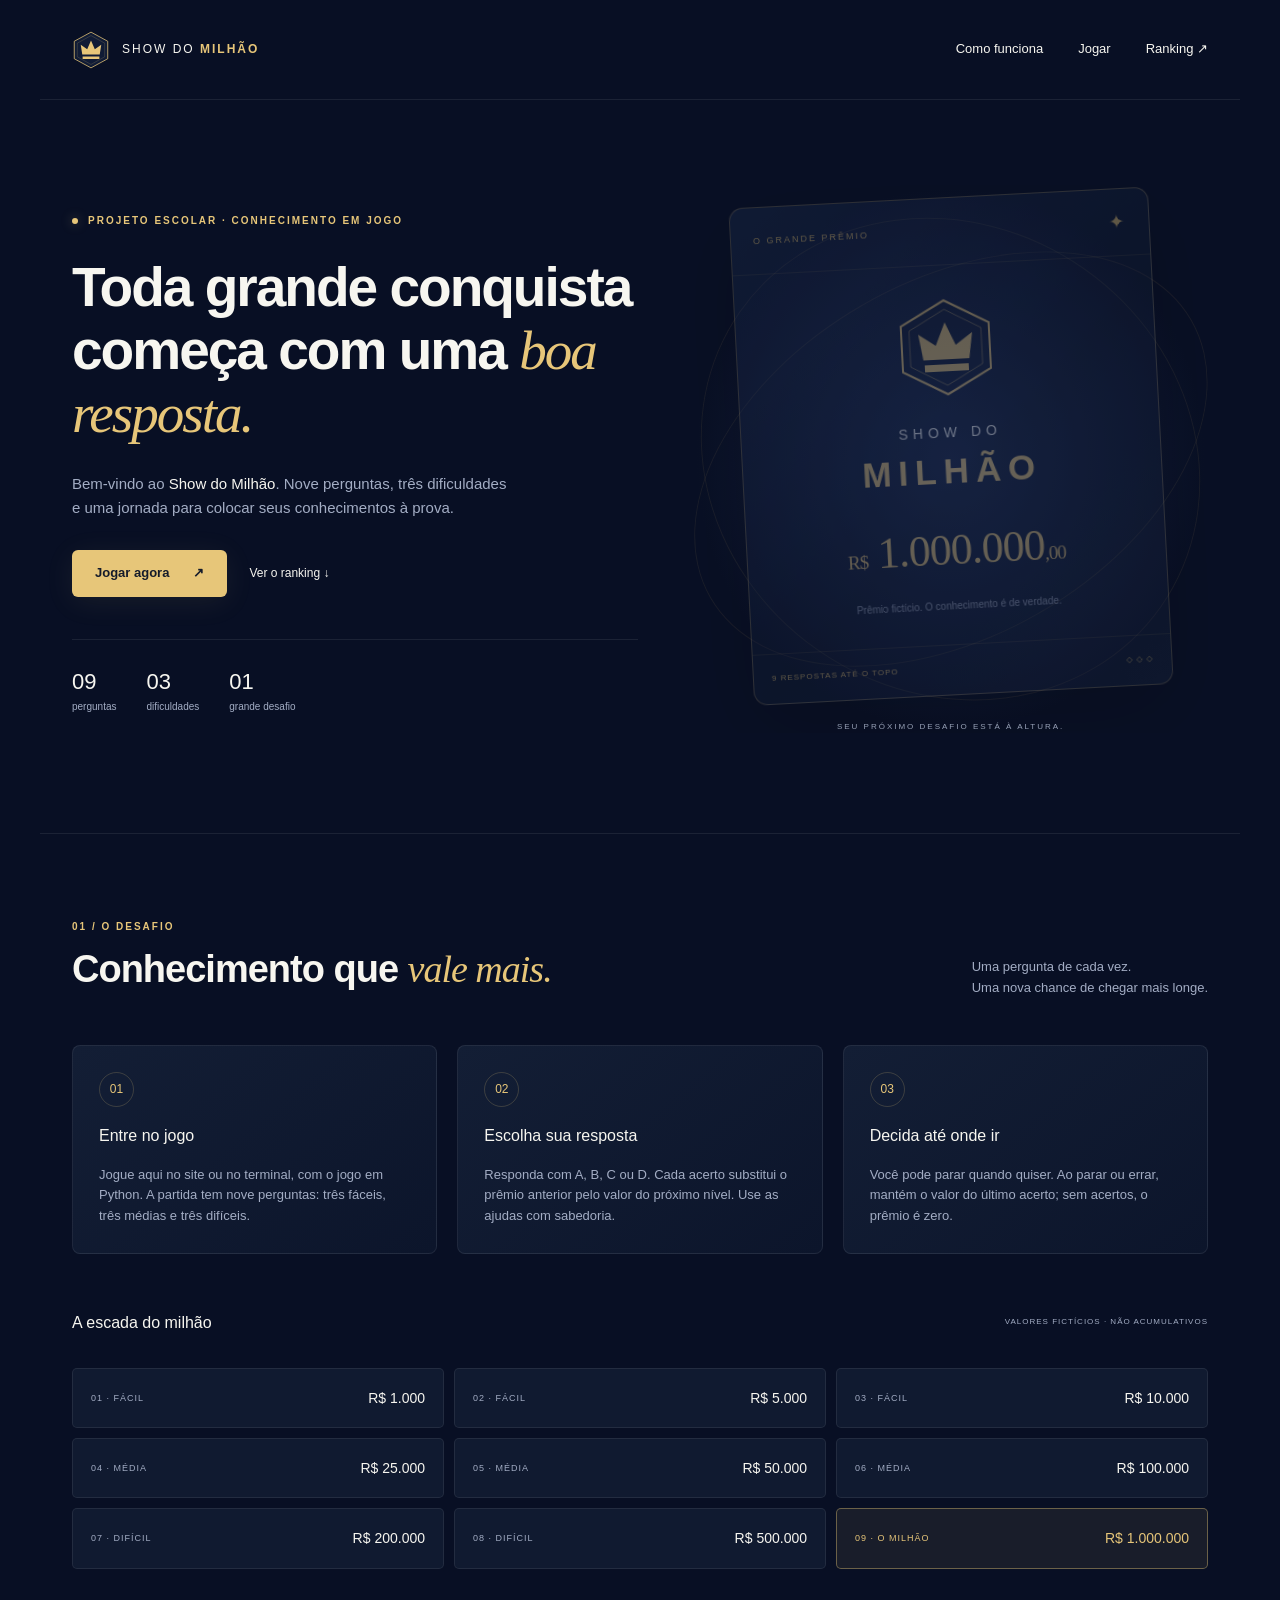
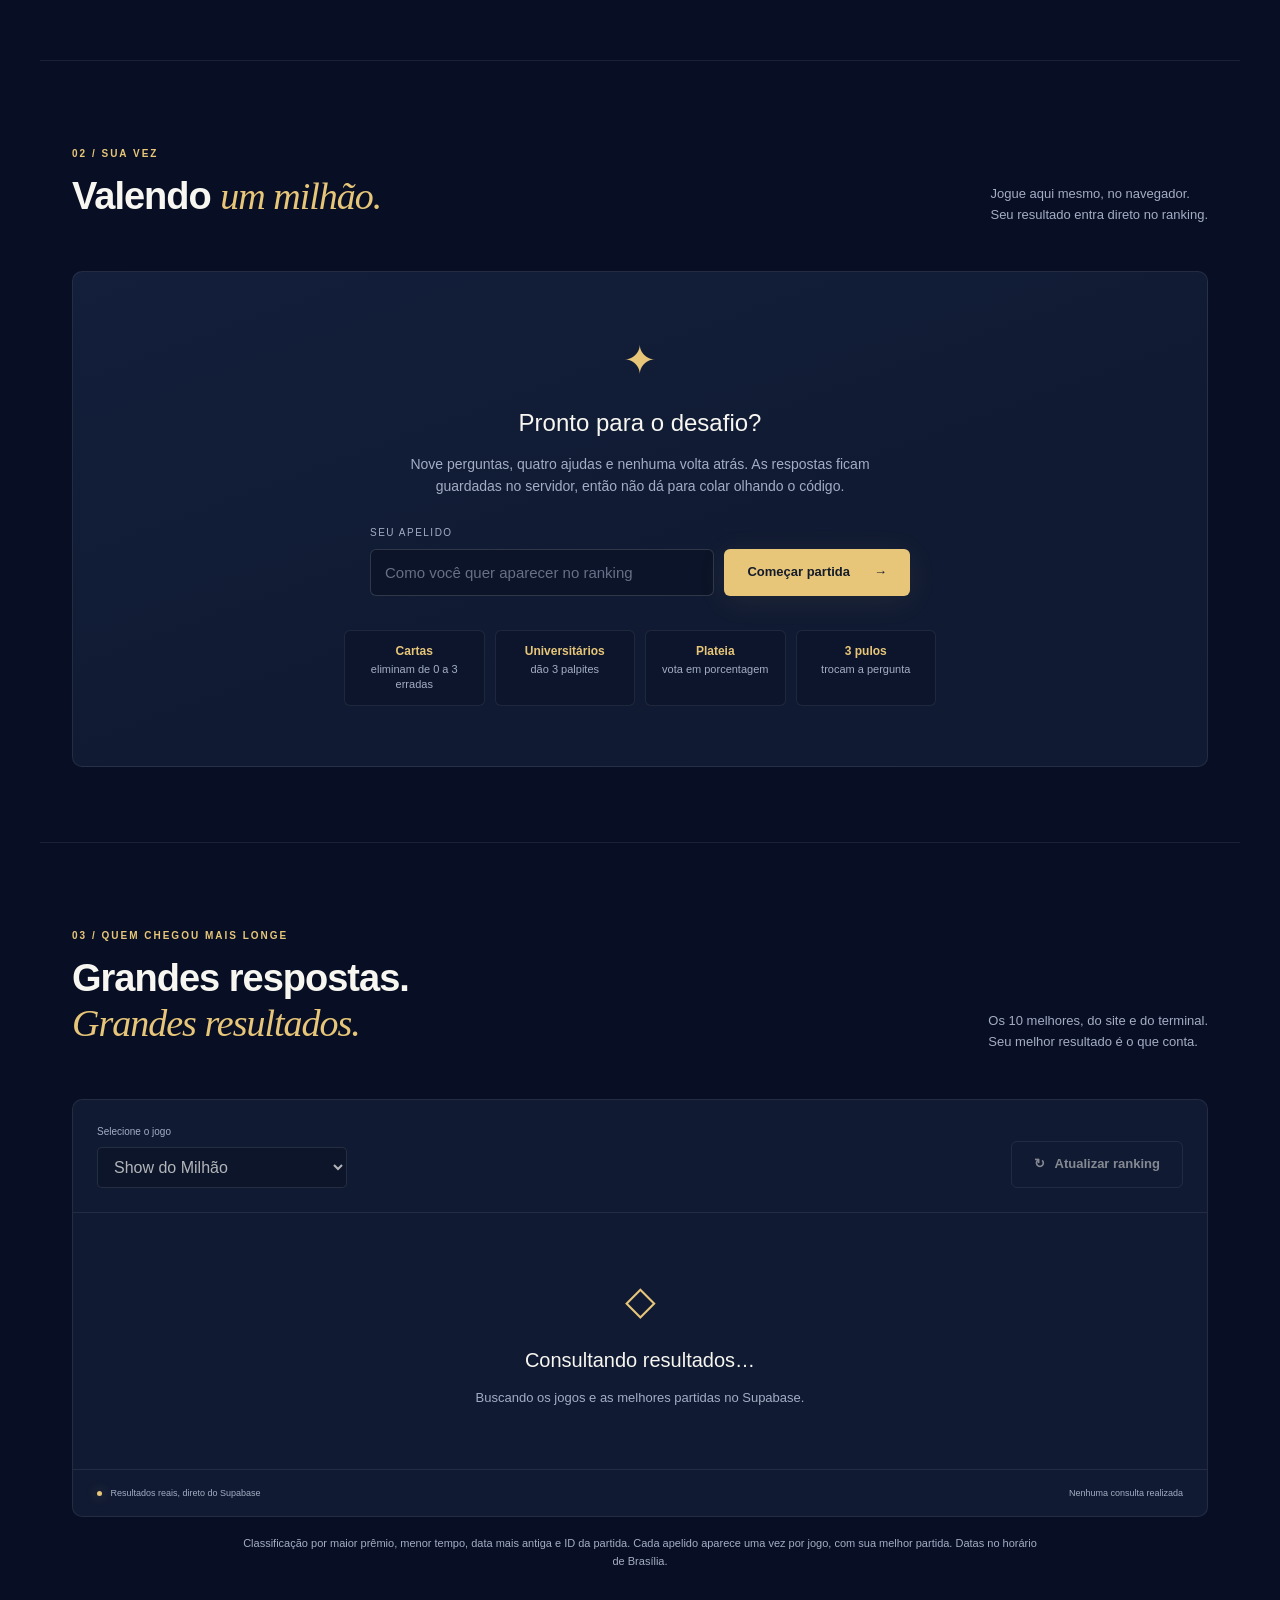
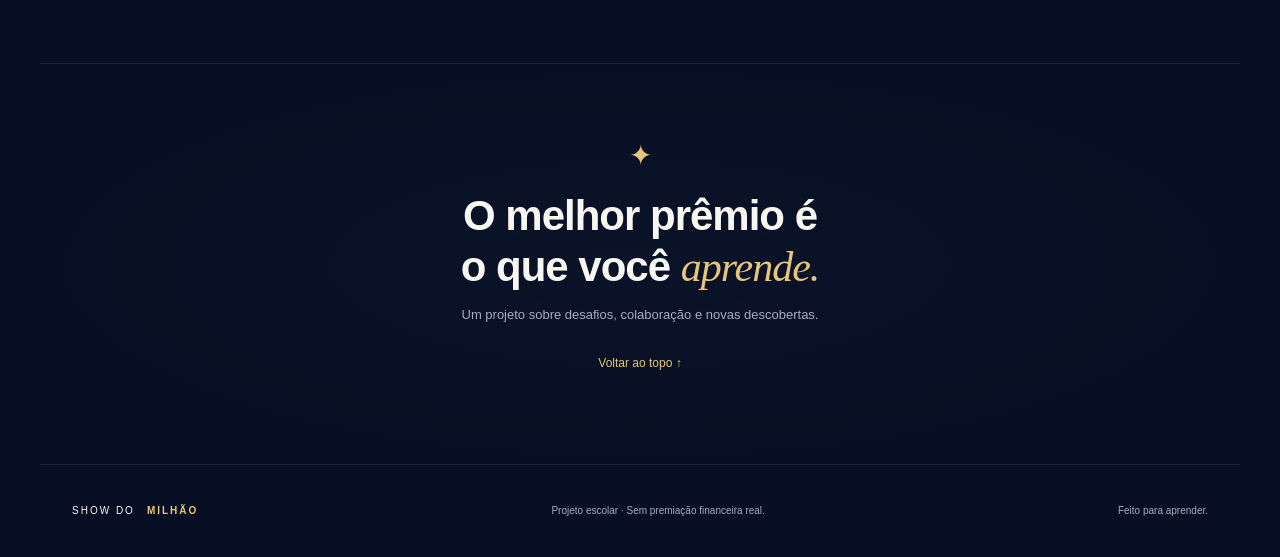
<file: index.html>
<!doctype html>
<html lang="pt-BR">
<head>
  <meta charset="utf-8">
  <meta name="viewport" content="width=device-width, initial-scale=1">
  <meta name="theme-color" content="#080f24">
  <meta http-equiv="refresh" content="0; url=./site/index.html">
  <title>Show do Milhão</title>
  <style>
    :root { color-scheme: dark; }
    body { margin: 0; min-height: 100vh; display: grid; place-items: center; background: #080f24; color: #f7f6f0; font: 1rem/1.6 Arial, sans-serif; }
    main { padding: 2rem; text-align: center; }
    a { color: #e7c679; }
    a:focus-visible { outline: 3px solid #e7c679; outline-offset: 5px; }
  </style>
</head>
<body>
  <main>
    <h1>Show do Milhão</h1>
    <p>Abrindo o site do projeto…</p>
    <p><a href="./site/index.html">Acessar o site</a></p>
  </main>
</body>
</html>
</file>
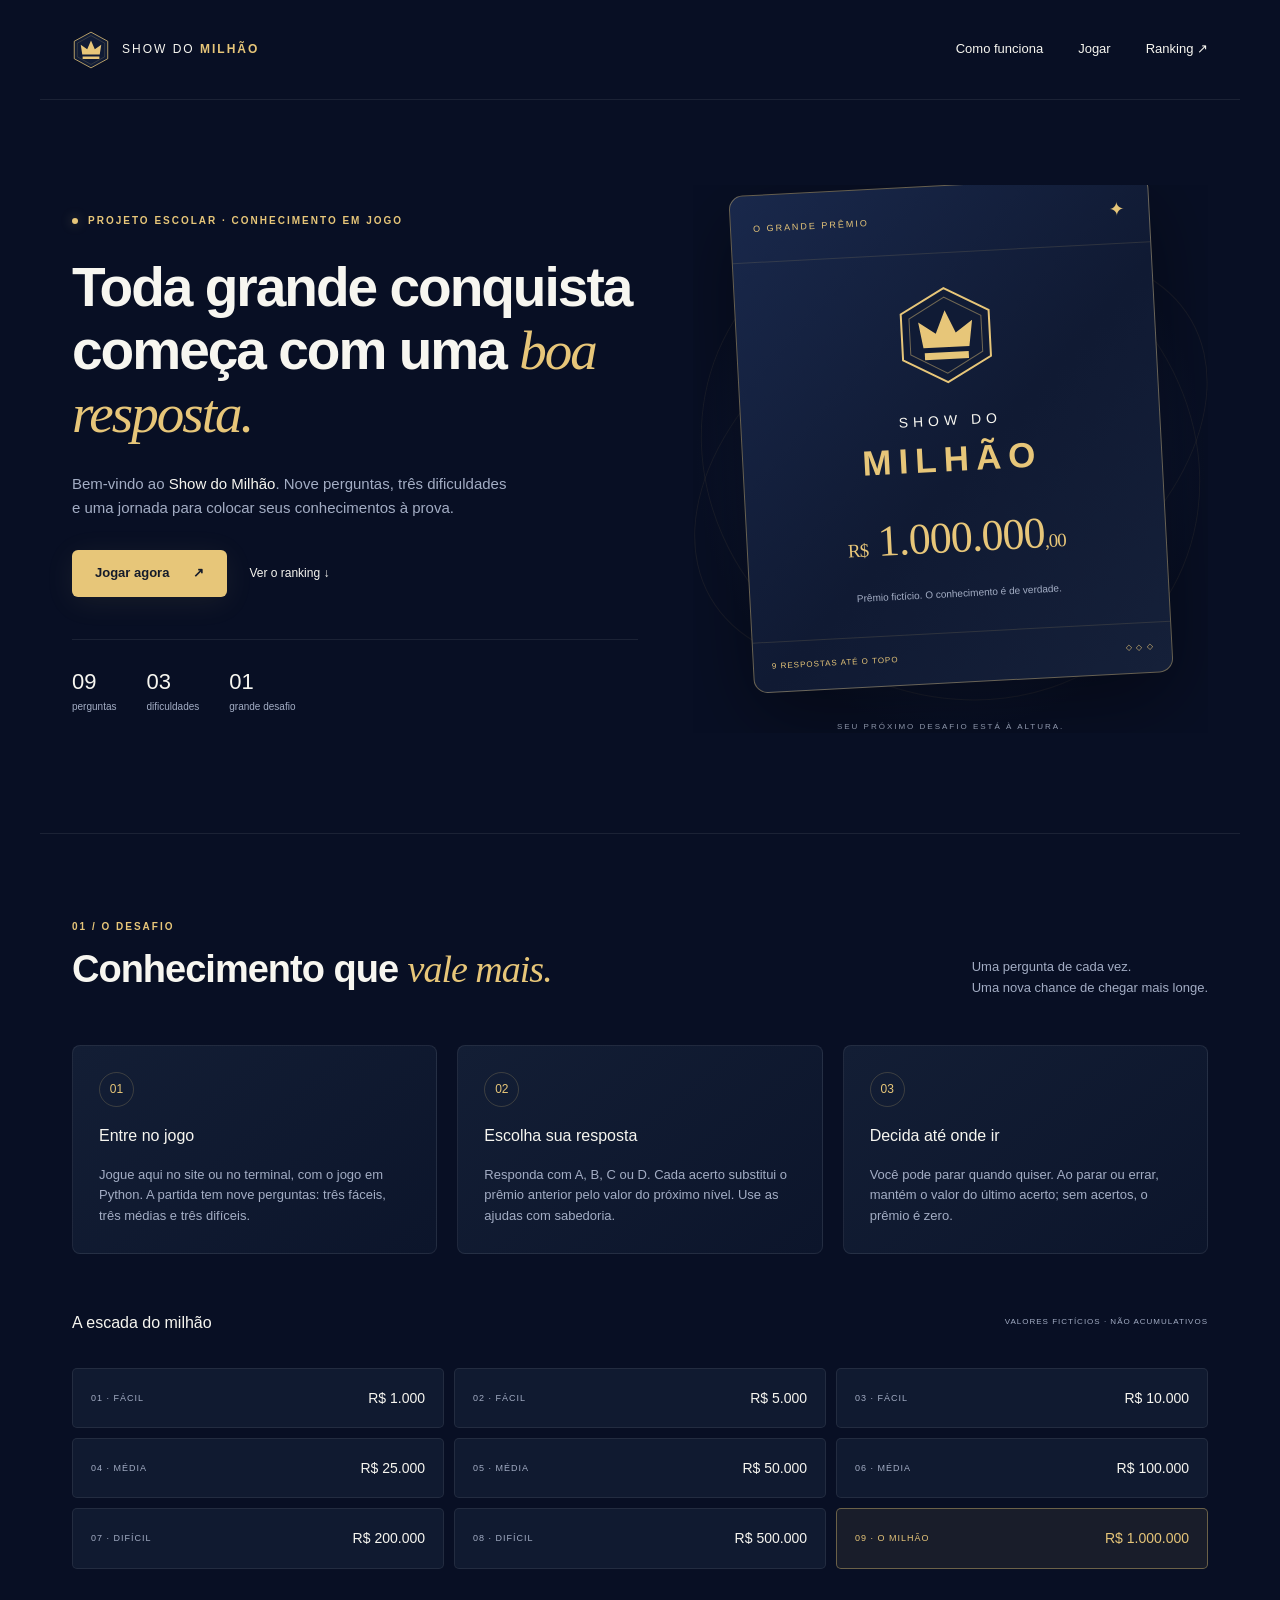
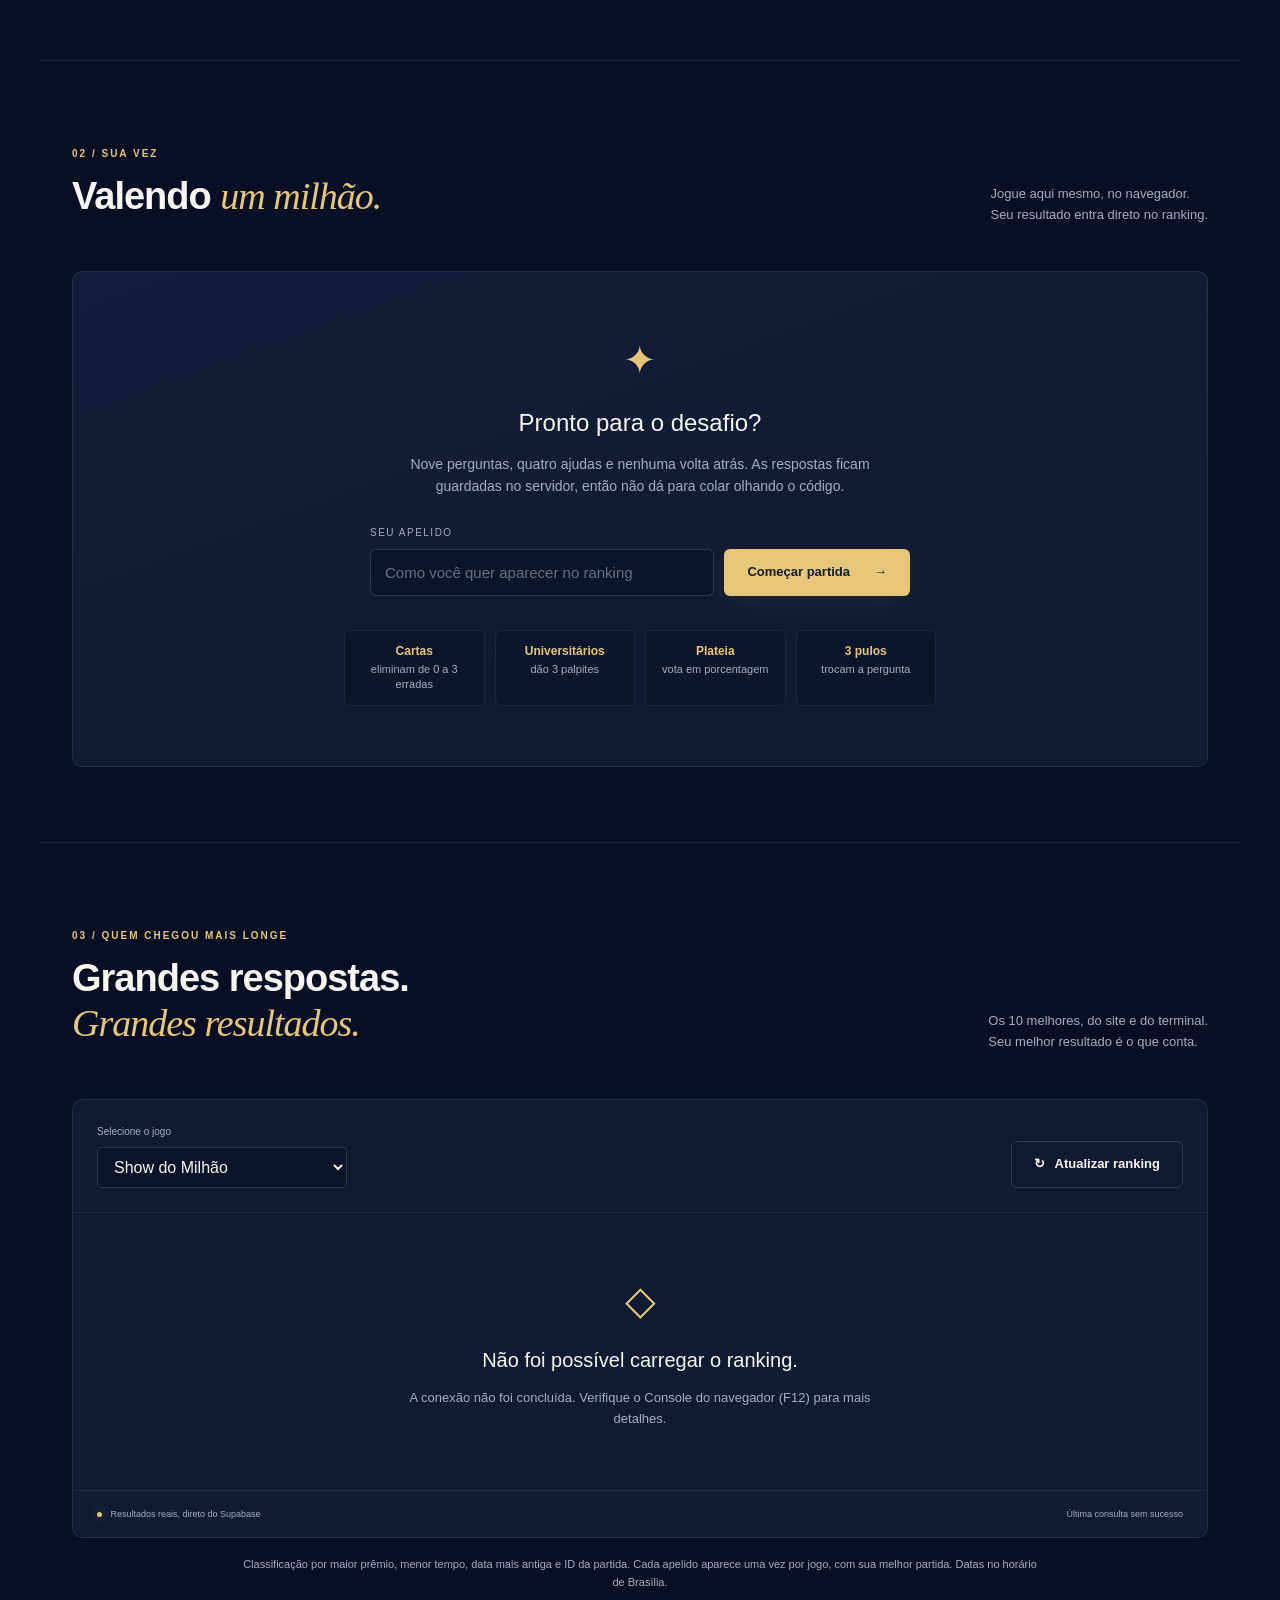
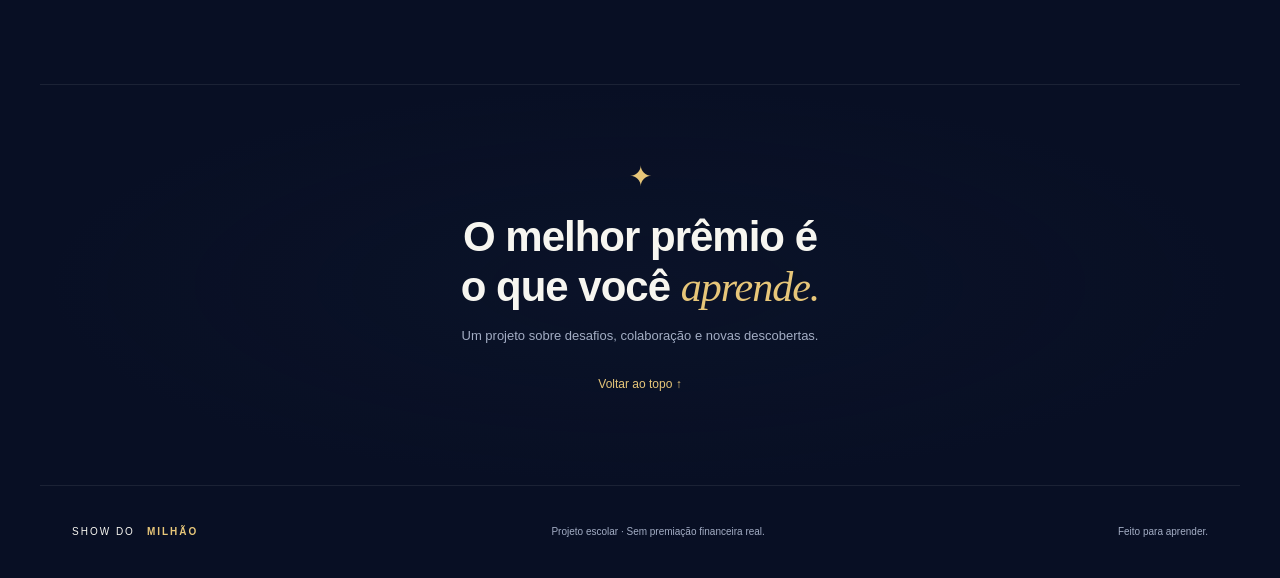
<file: site/index.html>
<!doctype html>
<html lang="pt-BR">
<head>
  <meta charset="utf-8">
  <meta name="viewport" content="width=device-width, initial-scale=1">
  <meta name="theme-color" content="#080f24">
  <meta name="description" content="Conhecimento que vale um milhão. Jogue o Show do Milhão no navegador e veja o ranking dos melhores resultados.">
  <title>Show do Milhão • Conhecimento em jogo</title>
  <link rel="icon" href="assets/emblema.svg" type="image/svg+xml">
  <link rel="stylesheet" href="css/style.css">
  <script defer src="js/supabase.js"></script>
  <script defer src="js/ranking.js"></script>
  <script defer src="js/app.js"></script>
  <script defer src="js/jogo.js"></script>
</head>
<body>
  <a class="skip-link" href="#conteudo">Pular para o conteúdo</a>
  <header class="header"><a class="brand" href="#inicio" aria-label="Show do Milhão, início"><img src="assets/emblema.svg" width="38" height="38" alt=""><span>SHOW DO <strong>MILHÃO</strong></span></a><nav aria-label="Navegação principal"><a href="#como-funciona">Como funciona</a><a href="#jogar">Jogar</a><a href="#ranking">Ranking <span aria-hidden="true">↗</span></a></nav></header>
  <main id="conteudo">
    <section class="hero" id="inicio" aria-labelledby="titulo">
      <div class="hero-copy"><p class="eyebrow"><span class="dot"></span> PROJETO ESCOLAR · CONHECIMENTO EM JOGO</p><h1 id="titulo">Toda grande conquista começa com uma <em>boa resposta.</em></h1><p class="intro">Bem-vindo ao <strong>Show do Milhão</strong>. Nove perguntas, três dificuldades e uma jornada para colocar seus conhecimentos à prova.</p><a class="button primary" href="#jogar">Jogar agora <span aria-hidden="true">↗</span></a><a class="text-link" href="#ranking">Ver o ranking <span aria-hidden="true">↓</span></a><div class="hero-stats"><span><strong>09</strong> perguntas</span><span><strong>03</strong> dificuldades</span><span><strong>01</strong> grande desafio</span></div></div>
      <div class="prize-stage"><div class="orbit orbit-one"></div><div class="orbit orbit-two"></div><div class="prize-card"><div class="card-top"><span>O GRANDE PRÊMIO</span><span aria-hidden="true">✦</span></div><img class="emblem" src="assets/emblema.svg" width="100" height="100" alt=""><p class="show-name">SHOW DO <strong>MILHÃO</strong></p><div class="prize-amount"><span>R$</span> 1.000.000<span>,00</span></div><p class="prize-note">Prêmio fictício. O conhecimento é de verdade.</p><div class="card-bottom"><span>9 RESPOSTAS ATÉ O TOPO</span><span aria-hidden="true">◇ ◇ ◇</span></div></div><span class="stage-caption">SEU PRÓXIMO DESAFIO ESTÁ À ALTURA.</span></div>
    </section>
    <section class="rules section" id="como-funciona" aria-labelledby="regras-titulo"><div class="section-heading"><div><p class="eyebrow">01 / O DESAFIO</p><h2 id="regras-titulo">Conhecimento que <em>vale mais.</em></h2></div><p>Uma pergunta de cada vez.<br>Uma nova chance de chegar mais longe.</p></div>
      <div class="rule-grid"><article><span class="step">01</span><h3>Entre no jogo</h3><p>Jogue aqui no site ou no terminal, com o jogo em Python. A partida tem nove perguntas: três fáceis, três médias e três difíceis.</p></article><article><span class="step">02</span><h3>Escolha sua resposta</h3><p>Responda com A, B, C ou D. Cada acerto substitui o prêmio anterior pelo valor do próximo nível. Use as ajudas com sabedoria.</p></article><article><span class="step">03</span><h3>Decida até onde ir</h3><p>Você pode parar quando quiser. Ao parar ou errar, mantém o valor do último acerto; sem acertos, o prêmio é zero.</p></article></div>
      <div class="ladder-heading"><h3>A escada do milhão</h3><span>VALORES FICTÍCIOS · NÃO ACUMULATIVOS</span></div><ol class="prize-ladder"><li><span>01 · FÁCIL</span><strong>R$ 1.000</strong></li><li><span>02 · FÁCIL</span><strong>R$ 5.000</strong></li><li><span>03 · FÁCIL</span><strong>R$ 10.000</strong></li><li><span>04 · MÉDIA</span><strong>R$ 25.000</strong></li><li><span>05 · MÉDIA</span><strong>R$ 50.000</strong></li><li><span>06 · MÉDIA</span><strong>R$ 100.000</strong></li><li><span>07 · DIFÍCIL</span><strong>R$ 200.000</strong></li><li><span>08 · DIFÍCIL</span><strong>R$ 500.000</strong></li><li class="million"><span>09 · O MILHÃO</span><strong>R$ 1.000.000</strong></li></ol>
    </section>
    <section class="section game-section" id="jogar" aria-labelledby="jogar-titulo"><div class="section-heading"><div><p class="eyebrow">02 / SUA VEZ</p><h2 id="jogar-titulo">Valendo <em>um milhão.</em></h2></div><p>Jogue aqui mesmo, no navegador.<br>Seu resultado entra direto no ranking.</p></div>
      <div class="game-panel" id="jogo" aria-busy="false">
        <form class="game-start" id="jogo-inicio" novalidate>
          <span class="status-icon" aria-hidden="true">✦</span>
          <h3>Pronto para o desafio?</h3>
          <p>Nove perguntas, quatro ajudas e nenhuma volta atrás. As respostas ficam guardadas no servidor, então não dá para colar olhando o código.</p>
          <div class="start-field"><label for="jogo-apelido">Seu apelido</label><div class="start-row"><input id="jogo-apelido" name="apelido" type="text" maxlength="40" autocomplete="nickname" placeholder="Como você quer aparecer no ranking" required><button class="button primary" type="submit">Começar partida <span aria-hidden="true">→</span></button></div></div>
          <ul class="help-list" aria-label="Ajudas disponíveis"><li><strong>Cartas</strong> eliminam de 0 a 3 erradas</li><li><strong>Universitários</strong> dão 3 palpites</li><li><strong>Plateia</strong> vota em porcentagem</li><li><strong>3 pulos</strong> trocam a pergunta</li></ul>
        </form>
        <div class="game-play" id="jogo-partida" hidden>
          <div class="game-hud"><div><span class="hud-label">Pergunta</span><strong id="hud-etapa">1/9</strong><span class="level" id="hud-nivel">FÁCIL</span></div><div><span class="hud-label">Valendo</span><strong class="gold" id="hud-valendo">R$ 1.000</strong></div><div><span class="hud-label">Garantido</span><strong id="hud-garantido">R$ 0</strong></div></div>
          <ol class="game-steps" id="jogo-etapas" aria-hidden="true"></ol>
          <p class="game-player" id="jogo-jogador"></p>
          <h3 class="game-question" id="jogo-enunciado" tabindex="-1"></h3>
          <div class="answers" id="jogo-alternativas" role="group" aria-label="Alternativas"></div>
          <p class="feedback" id="jogo-feedback" role="status" aria-live="polite"></p>
          <div class="help-result" id="jogo-ajuda" tabindex="-1" aria-live="polite" hidden></div>
          <div class="game-actions"><div class="helps" role="group" aria-label="Ajudas"><button class="help" type="button" data-ajuda="cartas" title="Elimina de 0 a 3 alternativas erradas (1 vez)">Cartas</button><button class="help" type="button" data-ajuda="universitarios" title="Três universitários dão palpites (1 vez)">Universitários</button><button class="help" type="button" data-ajuda="plateia" title="A plateia vota em porcentagem (1 vez)">Plateia</button><button class="help" type="button" data-ajuda="pulo" title="Troca a pergunta por outra do mesmo nível">Pular <span class="count" id="jogo-pulos">3</span></button></div><div class="decide"><button class="button secondary" id="jogo-parar" type="button">Parar</button><button class="button primary" id="jogo-confirmar" type="button" disabled>Confirmar resposta</button></div></div>
        </div>
        <div class="game-end" id="jogo-fim" hidden>
          <span class="status-icon end-icon" id="fim-icone" aria-hidden="true">✦</span>
          <p class="eyebrow">FIM DE JOGO</p>
          <h3 id="fim-titulo"></h3>
          <p class="end-text" id="fim-texto"></p>
          <p class="end-prize" id="fim-premio"></p>
          <dl class="end-stats"><div><dt>Acertos</dt><dd id="fim-acertos"></dd></div><div><dt>Tempo</dt><dd id="fim-tempo"></dd></div></dl>
          <div class="end-actions"><button class="button primary" id="jogo-novo" type="button">Jogar de novo</button><a class="button secondary" href="#ranking">Ver ranking <span aria-hidden="true">↓</span></a></div>
        </div>
        <p class="game-alert" id="jogo-erro" role="alert" hidden></p>
      </div>
    </section>
    <section class="section ranking-section" id="ranking" aria-labelledby="ranking-titulo"><div class="section-heading"><div><p class="eyebrow">03 / QUEM CHEGOU MAIS LONGE</p><h2 id="ranking-titulo">Grandes respostas.<br><em>Grandes resultados.</em></h2></div><p>Os 10 melhores, do site e do terminal.<br>Seu melhor resultado é o que conta.</p></div>
      <div class="ranking-panel"><div class="ranking-toolbar"><div class="filter"><label for="jogo-filtro">Selecione o jogo</label><select id="jogo-filtro" disabled><option value="">Aguardando configuração</option></select></div><button class="button secondary" id="atualizar" type="button"><span aria-hidden="true">↻</span> Atualizar ranking</button></div><div id="ranking-status" class="ranking-status" role="status" aria-live="polite"><span class="status-icon" aria-hidden="true">◇</span><h3>O próximo destaque pode ser você.</h3><p>Carregando os melhores resultados do Supabase…</p></div><div id="ranking-table-wrap" class="table-wrap" hidden><table><caption class="sr-only">Os dez melhores jogadores do jogo selecionado</caption><thead><tr><th scope="col">Posição</th><th scope="col">Jogo</th><th scope="col">Apelido</th><th scope="col">Prêmio</th><th scope="col">Tempo</th><th scope="col">Data</th></tr></thead><tbody id="ranking-body"></tbody></table></div><div class="ranking-footnote"><span><span class="dot"></span> Resultados reais, direto do Supabase</span><span id="ranking-updated">Nenhuma consulta realizada</span></div></div><p class="ranking-explanation">Classificação por maior prêmio, menor tempo, data mais antiga e ID da partida. Cada apelido aparece uma vez por jogo, com sua melhor partida. Datas no horário de Brasília.</p>
    </section>
    <section class="closing"><span aria-hidden="true">✦</span><h2>O melhor prêmio é<br>o que você <em>aprende.</em></h2><p>Um projeto sobre desafios, colaboração e novas descobertas.</p><a class="text-link" href="#inicio">Voltar ao topo ↑</a></section>
  </main><footer><a class="brand" href="#inicio">SHOW DO <strong>MILHÃO</strong></a><p>Projeto escolar · Sem premiação financeira real.</p><span>Feito para aprender.</span></footer>
  <noscript><p class="noscript">Ative o JavaScript para jogar e consultar o ranking. As regras continuam disponíveis nesta página.</p></noscript>
</body>
</html>
</file>
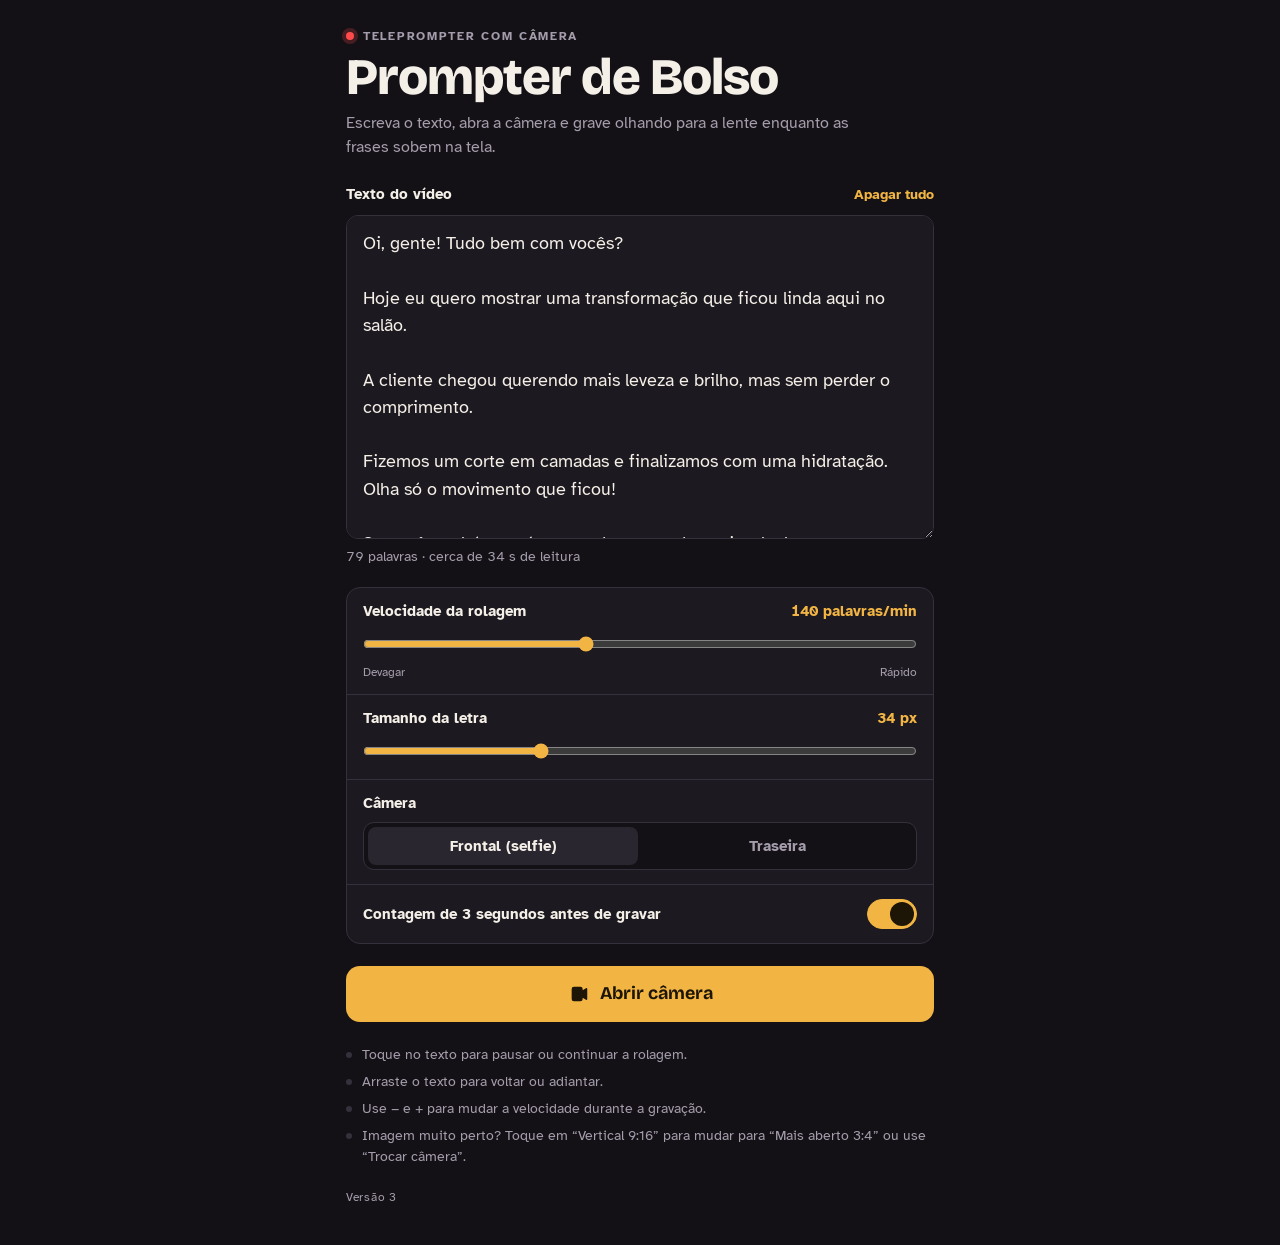
<file: teleprompter/index.html>
<!doctype html>
<html lang="pt-BR">
<head>
<meta charset="utf-8">
<meta name="viewport" content="width=device-width, initial-scale=1, viewport-fit=cover">
<meta name="theme-color" content="#131116">
<title>Prompter de Bolso</title>
<link rel="preconnect" href="https://fonts.googleapis.com">
<link rel="preconnect" href="https://fonts.gstatic.com" crossorigin>
<link rel="stylesheet" href="https://fonts.googleapis.com/css2?family=Atkinson+Hyperlegible:wght@400;700&family=Bricolage+Grotesque:opsz,wght@12..96,600;12..96,800&display=swap">
<style>
/* Layout: one narrow editing column; the studio is a full-bleed camera stage with the script band at the top, next to the front lens */
:root{
  --bg:#131116;
  --surface:#1c1920;
  --surface-2:#2a2630;
  --line:#35313c;
  --fg:#f4efe7;
  --muted:#a59dac;
  --cue:#f2b544;
  --on-cue:#1d1505;
  --rec:#ff4b4b;
  --rec-soft:rgba(255,75,75,.22);
  --stage:#000000;
  --scrim:rgba(14,12,17,.82);
  --chip:rgba(255,255,255,.13);
  --font-display:"Bricolage Grotesque", ui-sans-serif, system-ui, -apple-system, "Segoe UI", Roboto, sans-serif;
  --font-read:"Atkinson Hyperlegible", ui-sans-serif, system-ui, -apple-system, "Segoe UI", Roboto, sans-serif;
  --cue-y:24%;
  --fs:34px;
  color-scheme:dark;
}
*{box-sizing:border-box}
[hidden]{display:none!important}
html,body{height:100%;margin:0}
body{background:var(--bg);color:var(--fg);font-family:var(--font-read);font-size:16px;-webkit-font-smoothing:antialiased;-webkit-tap-highlight-color:transparent}
body.stage-open{overflow:hidden}
button{font-family:inherit}
:focus-visible{outline:2px solid var(--cue);outline-offset:2px}

/* ---------- Editor + result column ---------- */
.column{max-width:620px;margin:0 auto;padding-block:calc(env(safe-area-inset-top,0px) + 28px) calc(env(safe-area-inset-bottom,0px) + 40px);padding-left:max(16px,env(safe-area-inset-left,0px));padding-right:max(16px,env(safe-area-inset-right,0px));display:flex;flex-direction:column;gap:22px}
.head{display:flex;flex-direction:column;gap:8px}
.eyebrow{margin:0;font-size:.76rem;font-weight:700;letter-spacing:.14em;text-transform:uppercase;color:var(--muted);display:flex;align-items:center;gap:9px}
.tally{width:8px;height:8px;border-radius:50%;background:var(--rec);box-shadow:0 0 0 4px var(--rec-soft)}
h1{margin:0;font-family:var(--font-display);font-weight:800;font-size:clamp(2.2rem,9vw,3.2rem);line-height:1;letter-spacing:-.02em;text-wrap:balance}
.lede{margin:0;color:var(--muted);line-height:1.5;max-width:52ch}
.block{display:flex;flex-direction:column;gap:8px}
.label-row{display:flex;justify-content:space-between;align-items:baseline;gap:12px}
label,.label{font-weight:700;font-size:.95rem}
output{font-variant-numeric:tabular-nums;color:var(--cue);font-weight:700;font-size:.95rem;white-space:nowrap}
textarea{width:100%;min-height:36vh;resize:vertical;background:var(--surface);color:var(--fg);border:1px solid var(--line);border-radius:12px;padding:14px 16px;font:400 1.1rem/1.55 var(--font-read)}
textarea:focus{outline:2px solid var(--cue);outline-offset:1px;border-color:transparent}
.estimate{margin:0;color:var(--muted);font-size:.9rem;font-variant-numeric:tabular-nums}
.settings{background:var(--surface);border:1px solid var(--line);border-radius:14px;display:flex;flex-direction:column}
.field{padding:14px 16px;display:flex;flex-direction:column;gap:10px}
.field + .field{border-top:1px solid var(--line)}
input[type=range]{width:100%;accent-color:var(--cue);height:28px;margin:0}
.scale{display:flex;justify-content:space-between;font-size:.78rem;color:var(--muted);margin-top:-4px}
.switch-row{flex-direction:row;align-items:center;justify-content:space-between;gap:16px}
.switch{appearance:none;-webkit-appearance:none;width:50px;height:30px;border-radius:999px;background:var(--surface-2);border:1px solid var(--line);position:relative;flex:none;cursor:pointer;transition:background .2s;margin:0}
.switch::after{content:"";position:absolute;top:2px;left:2px;width:24px;height:24px;border-radius:50%;background:var(--fg);transition:transform .2s}
.switch:checked{background:var(--cue);border-color:var(--cue)}
.switch:checked::after{transform:translateX(20px);background:var(--on-cue)}
.seg{display:grid;grid-template-columns:1fr 1fr;gap:4px;background:var(--bg);border:1px solid var(--line);border-radius:11px;padding:4px;position:relative}
.seg input{position:absolute;opacity:0;pointer-events:none}
.seg label{text-align:center;padding:10px 8px;border-radius:8px;color:var(--muted);font-size:.92rem;cursor:pointer}
.seg input:checked + label{background:var(--surface-2);color:var(--fg)}
.seg input:focus-visible + label{outline:2px solid var(--cue)}
.primary{display:flex;align-items:center;justify-content:center;gap:10px;width:100%;border:0;border-radius:14px;padding:17px 20px;background:var(--cue);color:var(--on-cue);font:700 1.12rem/1 var(--font-display);cursor:pointer;text-decoration:none}
.primary:active{transform:translateY(1px)}
.primary svg{width:22px;height:22px;flex:none}
.link{background:none;border:0;color:var(--cue);font-weight:700;font-size:.9rem;padding:4px 0;cursor:pointer}
.tips{margin:0;padding:0;list-style:none;display:flex;flex-direction:column;gap:6px;color:var(--muted);font-size:.9rem;line-height:1.45}
.tips li{padding-left:16px;position:relative}
.tips li::before{content:"";position:absolute;left:0;top:.55em;width:6px;height:6px;border-radius:50%;background:var(--line)}
.btn{border:1px solid var(--line);background:var(--surface-2);color:var(--fg);border-radius:12px;padding:14px 12px;font-weight:700;font-size:.95rem;line-height:1.1;cursor:pointer;text-align:center;text-decoration:none;display:flex;align-items:center;justify-content:center}
.pair{display:grid;grid-template-columns:1fr 1fr;gap:10px}
.playback{width:100%;max-height:62vh;background:var(--stage);border-radius:14px;display:block}
.note{margin:0;color:var(--muted);font-size:.88rem;line-height:1.45}
.center{align-self:center}

/* ---------- Studio ---------- */
.studio{position:fixed;inset:0;background:var(--stage);overflow:hidden;color:var(--fg)}
#cam{position:absolute;inset:0;width:100%;height:100%;object-fit:contain;background:var(--stage)}
#cam.fill{object-fit:cover}
#cam.mirror{transform:scaleX(-1)}
.frame-row{display:flex;align-items:center;justify-content:space-between;gap:8px}
.version{margin:0;color:var(--muted);font-size:.78rem;letter-spacing:.06em}
.pill svg{width:16px;height:16px;flex:none}
.pill.has-icon{display:inline-flex;align-items:center;gap:7px}
.toast{position:absolute;left:50%;top:52%;transform:translate(-50%,-50%);margin:0;max-width:calc(100% - 48px);width:max-content;text-align:center;background:var(--scrim);border:1px solid var(--line);font-size:.92rem;font-weight:700;line-height:1.35;padding:10px 14px;border-radius:12px;pointer-events:none}
.text-only .frame-row{display:none}
.prompter{position:absolute;left:0;right:0;top:0;height:46%;padding-top:env(safe-area-inset-top,0px);background:linear-gradient(to bottom,var(--scrim) 0%,var(--scrim) 68%,transparent 100%)}
.viewport{position:relative;height:100%;overflow:hidden;touch-action:none;cursor:grab;user-select:none;-webkit-user-select:none;-webkit-mask-image:linear-gradient(to bottom,transparent 0,#000 11%,#000 80%,transparent 100%);mask-image:linear-gradient(to bottom,transparent 0,#000 11%,#000 80%,transparent 100%)}
.viewport:focus-visible{outline:none}
.script-text{position:absolute;top:var(--cue-y);left:max(30px,calc(env(safe-area-inset-left,0px) + 18px));right:max(30px,calc(env(safe-area-inset-right,0px) + 18px));font-family:var(--font-read);font-weight:700;font-size:var(--fs);line-height:1.35;text-shadow:0 1px 3px rgba(0,0,0,.7);display:flex;flex-direction:column;gap:.55em;will-change:transform}
.script-text p{margin:0;overflow-wrap:anywhere}
.cue{position:absolute;top:calc(var(--cue-y) + var(--fs) * .675 - 9px);width:0;height:0;border-top:9px solid transparent;border-bottom:9px solid transparent;pointer-events:none}
.cue-l{left:max(8px,env(safe-area-inset-left,0px));border-left:12px solid var(--cue)}
.cue-r{right:max(8px,env(safe-area-inset-right,0px));border-right:12px solid var(--cue)}
.chip{position:absolute;left:50%;bottom:10px;transform:translateX(-50%);margin:0;max-width:calc(100% - 32px);width:max-content;text-align:center;background:var(--chip);font-size:.82rem;font-weight:700;padding:7px 12px;border-radius:999px;pointer-events:none;-webkit-backdrop-filter:blur(8px);backdrop-filter:blur(8px)}
.nocam{position:absolute;left:max(16px,env(safe-area-inset-left,0px));right:max(16px,env(safe-area-inset-right,0px));top:47%;max-width:460px;margin:0 auto;background:var(--surface);border:1px solid var(--line);border-radius:14px;padding:16px;display:flex;flex-direction:column;gap:12px}
.nocam p{margin:0;line-height:1.45}
.nocam-actions{display:grid;grid-template-columns:1fr 1fr;gap:8px}
.countdown{position:absolute;inset:0;display:grid;place-items:center;font-family:var(--font-display);font-weight:800;font-size:clamp(7rem,40vw,12rem);text-shadow:0 4px 30px rgba(0,0,0,.55);pointer-events:none}
.countdown.pop{animation:pop .9s ease-out}
@keyframes pop{from{transform:scale(1.35);opacity:0}25%{opacity:1}to{transform:scale(1);opacity:.85}}
.controls{position:absolute;left:0;right:0;bottom:0;padding-top:30px;padding-bottom:calc(18px + env(safe-area-inset-bottom,0px));padding-left:max(16px,env(safe-area-inset-left,0px));padding-right:max(16px,env(safe-area-inset-right,0px));background:linear-gradient(to top,var(--scrim) 0%,var(--scrim) 58%,transparent 100%);display:flex;flex-direction:column;gap:14px}
.row{display:grid;grid-template-columns:minmax(0,1fr) auto minmax(0,1fr);align-items:center;gap:8px}
.row > :first-child{justify-self:start}
.row > :last-child{justify-self:end}
.pill{border:0;border-radius:999px;background:var(--chip);color:var(--fg);font-weight:700;font-size:.88rem;line-height:1;padding:10px 14px;cursor:pointer;white-space:nowrap;-webkit-backdrop-filter:blur(8px);backdrop-filter:blur(8px)}
.timer{display:inline-flex;align-items:center;gap:8px;background:var(--chip);border-radius:999px;padding:8px 13px;font-family:var(--font-display);font-weight:600;font-size:1rem;font-variant-numeric:tabular-nums}
.dot{width:9px;height:9px;border-radius:50%;background:var(--muted)}
.is-recording .timer{background:var(--rec-soft)}
.is-recording .dot{background:var(--rec);animation:blink 1s steps(2,start) infinite}
@keyframes blink{to{visibility:hidden}}
.speed{display:flex;align-items:center;gap:4px}
.round{width:36px;height:36px;border-radius:50%;border:0;background:var(--chip);color:var(--fg);font-weight:700;font-size:1.3rem;line-height:1;cursor:pointer;display:grid;place-items:center;padding:0}
.speed-val{display:flex;flex-direction:column;align-items:center;min-width:38px}
.speed-val b{font-family:var(--font-display);font-size:1.12rem;font-variant-numeric:tabular-nums}
.speed-val small{font-size:.62rem;color:var(--muted);letter-spacing:.03em}
.rec{width:78px;height:78px;border-radius:50%;border:4px solid var(--fg);background:transparent;display:grid;place-items:center;padding:0;cursor:pointer}
.rec:disabled{opacity:.35;cursor:default}
.rec-dot{width:58px;height:58px;border-radius:50%;background:var(--rec);transition:width .2s,height .2s,border-radius .2s}
.is-recording .rec-dot{width:28px;height:28px;border-radius:7px}
.rec svg{display:none;width:34px;height:34px;fill:var(--cue)}
.is-recording #back,.is-recording #flip,.is-arming #back,.is-arming #flip{visibility:hidden}
.text-only #cam{display:none}
.text-only #flip{visibility:hidden}
.text-only .prompter{height:72%}
.text-only .rec{border-color:var(--cue)}
.text-only .rec-dot{display:none}
.text-only .rec .ico-play{display:block}
.text-only.is-rolling .rec .ico-play{display:none}
.text-only.is-rolling .rec .ico-pause{display:block}
@media (max-width:359px){
  .rec{width:66px;height:66px}.rec-dot{width:48px;height:48px}
  .round{width:32px;height:32px}.pill{padding:9px 11px;font-size:.82rem}
}
@media (prefers-reduced-motion:reduce){
  .countdown.pop{animation:none}
  .is-recording .dot{animation:none}
  .rec-dot,.switch,.switch::after{transition:none}
}
</style>
</head>
<body>

<main id="editor" class="column">
  <header class="head">
    <p class="eyebrow"><span class="tally" aria-hidden="true"></span>Teleprompter com câmera</p>
    <h1>Prompter de Bolso</h1>
    <p class="lede">Escreva o texto, abra a câmera e grave olhando para a lente enquanto as frases sobem na tela.</p>
  </header>

  <section class="block">
    <div class="label-row">
      <label for="script">Texto do vídeo</label>
      <button id="clear" class="link" type="button">Apagar tudo</button>
    </div>
    <textarea id="script" spellcheck="true" placeholder="Cole ou escreva aqui o que você vai falar no vídeo.">Oi, gente! Tudo bem com vocês?

Hoje eu quero mostrar uma transformação que ficou linda aqui no salão.

A cliente chegou querendo mais leveza e brilho, mas sem perder o comprimento.

Fizemos um corte em camadas e finalizamos com uma hidratação. Olha só o movimento que ficou!

Se você também está pensando em mudar o visual, chama a gente no direct e agenda o seu horário.

E me conta aqui nos comentários: você teria coragem de fazer essa mudança?</textarea>
    <p id="estimate" class="estimate"></p>
  </section>

  <section class="settings" aria-label="Ajustes">
    <div class="field">
      <div class="label-row">
        <label for="wpm">Velocidade da rolagem</label>
        <output id="wpmOut" for="wpm">140 palavras/min</output>
      </div>
      <input type="range" id="wpm" min="60" max="260" step="5" value="140">
      <div class="scale" aria-hidden="true"><span>Devagar</span><span>Rápido</span></div>
    </div>
    <div class="field">
      <div class="label-row">
        <label for="size">Tamanho da letra</label>
        <output id="sizeOut" for="size">34 px</output>
      </div>
      <input type="range" id="size" min="22" max="60" step="2" value="34">
    </div>
    <div class="field">
      <span class="label" id="facingLabel">Câmera</span>
      <div class="seg" role="radiogroup" aria-labelledby="facingLabel">
        <input type="radio" name="facing" id="facingUser" value="user" checked><label for="facingUser">Frontal (selfie)</label>
        <input type="radio" name="facing" id="facingEnv" value="environment"><label for="facingEnv">Traseira</label>
      </div>
    </div>
    <div class="field switch-row">
      <label for="countdownOpt">Contagem de 3 segundos antes de gravar</label>
      <input type="checkbox" id="countdownOpt" class="switch" checked>
    </div>
  </section>

  <button id="open" class="primary" type="button">
    <svg viewBox="0 0 24 24" aria-hidden="true"><path fill="currentColor" d="M4 6.5A2.5 2.5 0 0 1 6.5 4h7A2.5 2.5 0 0 1 16 6.5v1.3l3.6-2.2A1 1 0 0 1 21 6.5v11a1 1 0 0 1-1.4.9L16 16.2v1.3A2.5 2.5 0 0 1 13.5 20h-7A2.5 2.5 0 0 1 4 17.5z"/></svg>
    Abrir câmera
  </button>

  <ul class="tips">
    <li>Toque no texto para pausar ou continuar a rolagem.</li>
    <li>Arraste o texto para voltar ou adiantar.</li>
    <li>Use − e + para mudar a velocidade durante a gravação.</li>
    <li>Imagem muito perto? Toque em “Vertical 9:16” para mudar para “Mais aberto 3:4” ou use “Trocar câmera”.</li>
  </ul>
  <p class="version">Versão 3</p>
</main>

<section id="studio" class="studio" hidden aria-label="Gravação">
  <video id="cam" playsinline muted autoplay></video>

  <div id="prompter" class="prompter">
    <div id="viewport" class="viewport" tabindex="0" role="button" aria-label="Texto do teleprompter. Toque para pausar ou continuar; arraste para ajustar.">
      <div id="text" class="script-text"></div>
      <span class="cue cue-l" aria-hidden="true"></span>
      <span class="cue cue-r" aria-hidden="true"></span>
    </div>
    <p id="chip" class="chip" hidden></p>
  </div>

  <div id="nocam" class="nocam" hidden role="alert">
    <p id="nocamMsg"></p>
    <div class="nocam-actions">
      <button id="retry" class="btn" type="button">Tentar de novo</button>
      <button id="textOnly" class="btn" type="button">Usar só o texto</button>
    </div>
  </div>

  <div id="countdown" class="countdown" hidden aria-live="assertive"></div>
  <p id="toast" class="toast" hidden aria-live="polite"></p>

  <div class="controls">
    <div class="frame-row">
      <button id="fit" class="pill has-icon" type="button">
        <svg viewBox="0 0 24 24" aria-hidden="true"><path fill="none" stroke="currentColor" stroke-width="2" stroke-linecap="round" stroke-linejoin="round" d="M4 9V5a1 1 0 0 1 1-1h4M15 4h4a1 1 0 0 1 1 1v4M20 15v4a1 1 0 0 1-1 1h-4M9 20H5a1 1 0 0 1-1-1v-4"/></svg>
        <span id="fitLabel">Imagem inteira</span>
      </button>
      <button id="format" class="pill" type="button">Vertical 9:16</button>
    </div>
    <div class="row">
      <button id="back" class="pill" type="button">‹ Texto</button>
      <span class="timer" aria-live="off"><span class="dot" aria-hidden="true"></span><span id="timerText">00:00</span></span>
      <button id="flip" class="pill" type="button">Trocar câmera</button>
    </div>
    <div class="row">
      <div class="speed" role="group" aria-label="Velocidade">
        <button id="slower" class="round" type="button" aria-label="Mais devagar">−</button>
        <span class="speed-val"><b id="speedOut">140</b><small>pal/min</small></span>
        <button id="faster" class="round" type="button" aria-label="Mais rápido">+</button>
      </div>
      <button id="rec" class="rec" type="button" aria-label="Gravar" disabled>
        <span class="rec-dot"></span>
        <svg class="ico-play" viewBox="0 0 24 24" aria-hidden="true"><path d="M8 5.5v13a1 1 0 0 0 1.5.86l10.4-6.5a1 1 0 0 0 0-1.72L9.5 4.64A1 1 0 0 0 8 5.5z"/></svg>
        <svg class="ico-pause" viewBox="0 0 24 24" aria-hidden="true"><rect x="6" y="5" width="4.2" height="14" rx="1"/><rect x="13.8" y="5" width="4.2" height="14" rx="1"/></svg>
      </button>
      <button id="restart" class="pill" type="button">Do início</button>
    </div>
  </div>
</section>

<main id="result" class="column" hidden>
  <header class="head">
    <p class="eyebrow"><span class="tally" aria-hidden="true"></span>Gravação pronta</p>
    <h1>Confira o vídeo</h1>
  </header>
  <video id="playback" class="playback" playsinline controls></video>
  <p id="fileinfo" class="estimate"></p>
  <button id="share" class="primary" type="button">Salvar ou enviar</button>
  <div class="pair">
    <a id="download" class="btn" href="#">Baixar arquivo</a>
    <button id="again" class="btn" type="button">Gravar de novo</button>
  </div>
  <button id="edit" class="link center" type="button">Voltar e editar o texto</button>
  <p class="note">No iPhone, toque em “Salvar ou enviar” e escolha “Salvar vídeo” para ele ir para a galeria. No Android, o vídeo também pode ir direto para o Instagram ou o WhatsApp pelo mesmo botão.</p>
</main>

<script>
(() => {
  const $ = (id) => document.getElementById(id);
  const els = {};
  ['editor','studio','result','script','clear','estimate','wpm','wpmOut','size','sizeOut','countdownOpt','open',
   'cam','prompter','viewport','text','chip','nocam','nocamMsg','retry','textOnly','countdown','back','timerText',
   'flip','slower','faster','speedOut','rec','restart','playback','fileinfo','share','download','again','edit',
   'fit','fitLabel','toast','format']
    .forEach((id) => { els[id] = $(id); });

  const store = {
    get(k){ try { return localStorage.getItem(k); } catch (e) { return null; } },
    set(k, v){ try { localStorage.setItem(k, v); } catch (e) {} }
  };

  const S = {
    facing: 'user', wpm: 140, size: 34, useCountdown: true,
    stream: null, recorder: null, chunks: [], mime: '', ext: 'mp4',
    recording: false, countingDown: false, startTime: 0, elapsed: 0,
    scrolling: false, paused: false, ended: false,
    offset: 0, maxOffset: 0, pxPerWord: 1,
    blob: null, url: null, name: '', wakeLock: null, textOnly: false,
    fit: 'contain', deviceId: null, cams: [], format: '916'
  };

  // ---- restore saved settings ----
  const savedScript = store.get('prompter-script');
  if (savedScript && savedScript.trim()) els.script.value = savedScript;
  const sw = Number(store.get('prompter-wpm')); if (sw >= 60 && sw <= 260) S.wpm = sw;
  const ss = Number(store.get('prompter-size')); if (ss >= 22 && ss <= 60) S.size = ss;
  const sf = store.get('prompter-facing'); if (sf === 'user' || sf === 'environment') S.facing = sf;
  if (store.get('prompter-countdown') === '0') S.useCountdown = false;
  if (store.get('prompter-fit') === 'cover') S.fit = 'cover';
  S.deviceId = store.get('prompter-device') || null;
  if (store.get('prompter-format') === '34') S.format = '34';

  // ---- helpers ----
  const countWords = (s) => (s.trim().match(/\S+/g) || []).length;
  const sleep = (ms) => new Promise((r) => setTimeout(r, ms));
  function fmtDur(sec){
    sec = Math.round(sec);
    if (sec < 60) return sec + ' s';
    const m = Math.floor(sec / 60), r = sec % 60;
    return r ? `${m} min ${r} s` : `${m} min`;
  }
  function fmtClock(sec){
    sec = Math.max(0, Math.floor(sec));
    const m = Math.floor(sec / 60), r = sec % 60;
    return String(m).padStart(2, '0') + ':' + String(r).padStart(2, '0');
  }
  function fmtSize(b){
    const mb = b / 1048576;
    return mb >= 1 ? mb.toLocaleString('pt-BR', { maximumFractionDigits: 1 }) + ' MB' : Math.max(1, Math.round(b / 1024)) + ' KB';
  }
  function makeName(){
    const d = new Date(), p = (n) => String(n).padStart(2, '0');
    return `video-${d.getFullYear()}-${p(d.getMonth() + 1)}-${p(d.getDate())}-${p(d.getHours())}${p(d.getMinutes())}.${S.ext}`;
  }

  // ---- editor ----
  function updateEstimate(){
    const w = countWords(els.script.value);
    els.estimate.textContent = w
      ? `${w} ${w === 1 ? 'palavra' : 'palavras'} · cerca de ${fmtDur(w / S.wpm * 60)} de leitura`
      : 'Escreva ou cole acima o texto do vídeo.';
  }
  function setWpm(v){
    S.wpm = Math.max(60, Math.min(260, Math.round(v / 5) * 5));
    store.set('prompter-wpm', S.wpm);
    els.wpm.value = S.wpm;
    els.wpmOut.textContent = S.wpm + ' palavras/min';
    els.speedOut.textContent = S.wpm;
    updateEstimate();
  }
  function setSize(v){
    S.size = v;
    store.set('prompter-size', S.size);
    els.size.value = S.size;
    els.sizeOut.textContent = S.size + ' px';
    els.prompter.style.setProperty('--fs', S.size + 'px');
    if (!els.studio.hidden) measure();
  }
  function syncFacing(){
    const r = document.querySelector(`input[name="facing"][value="${S.facing}"]`);
    if (r) r.checked = true;
  }

  els.script.addEventListener('input', () => { store.set('prompter-script', els.script.value); updateEstimate(); });
  els.clear.addEventListener('click', () => { els.script.value = ''; store.set('prompter-script', ''); updateEstimate(); els.script.focus(); });
  els.wpm.addEventListener('input', (e) => setWpm(+e.target.value));
  els.size.addEventListener('input', (e) => setSize(+e.target.value));
  document.querySelectorAll('input[name="facing"]').forEach((r) => r.addEventListener('change', (e) => {
    S.facing = e.target.value; store.set('prompter-facing', S.facing);
    S.deviceId = null; store.set('prompter-device', '');
  }));
  els.countdownOpt.addEventListener('change', (e) => {
    S.useCountdown = e.target.checked; store.set('prompter-countdown', S.useCountdown ? '1' : '0');
  });

  // ---- screens ----
  function show(name){
    els.editor.hidden = name !== 'editor';
    els.studio.hidden = name !== 'studio';
    els.result.hidden = name !== 'result';
    document.body.classList.toggle('stage-open', name === 'studio');
    window.scrollTo(0, 0);
  }

  // ---- prompter text and scrolling ----
  function renderText(){
    els.text.replaceChildren();
    const parts = els.script.value.split(/\n+/).map((s) => s.trim()).filter(Boolean);
    if (!parts.length) parts.push('Volte e escreva o texto do seu vídeo.');
    for (const t of parts){
      const p = document.createElement('p');
      p.textContent = t;
      els.text.appendChild(p);
    }
  }
  function applyOffset(){ els.text.style.transform = `translate3d(0, ${-S.offset}px, 0)`; }
  function measure(){
    const h = els.text.offsetHeight;
    const w = Math.max(1, countWords(els.text.textContent));
    S.pxPerWord = h / w;
    S.maxOffset = Math.max(0, h - S.size * 1.35);
    if (S.offset > S.maxOffset) S.offset = S.maxOffset;
    applyOffset();
  }
  function setChip(t){
    if (t){ els.chip.textContent = t; els.chip.hidden = false; }
    else els.chip.hidden = true;
  }
  function resetScroll(){
    S.offset = 0; S.scrolling = false; S.paused = false; S.ended = false;
    applyOffset(); updateRollState();
  }
  function startScroll(){
    if (S.offset >= S.maxOffset) S.offset = 0;
    S.scrolling = true; S.paused = false; S.ended = false;
    setChip(null); updateRollState();
  }
  function togglePause(){
    if (S.countingDown) return;
    if (!S.scrolling){ startScroll(); return; }
    S.paused = !S.paused;
    setChip(S.paused ? 'Pausado · toque para continuar' : null);
    updateRollState();
  }
  function updateRollState(){
    els.studio.classList.toggle('is-rolling', S.textOnly && S.scrolling && !S.paused);
  }

  let last = 0;
  function tick(t){
    const dt = last ? Math.min(0.1, (t - last) / 1000) : 0;
    last = t;
    if (!els.studio.hidden){
      if (S.scrolling && !S.paused && !(drag && drag.moved)){
        S.offset += (S.wpm / 60) * S.pxPerWord * dt;
        if (S.offset >= S.maxOffset){
          S.offset = S.maxOffset; S.scrolling = false; S.ended = true;
          setChip('Fim do texto'); updateRollState();
        }
        applyOffset();
      }
      if (S.recording) els.timerText.textContent = fmtClock((performance.now() - S.startTime) / 1000);
    }
    requestAnimationFrame(tick);
  }
  requestAnimationFrame(tick);

  // tap to pause, drag to move
  let drag = null;
  els.viewport.addEventListener('pointerdown', (e) => {
    drag = { y: e.clientY, off: S.offset, moved: false };
    try { els.viewport.setPointerCapture(e.pointerId); } catch (_) {}
  });
  els.viewport.addEventListener('pointermove', (e) => {
    if (!drag) return;
    const dy = e.clientY - drag.y;
    if (!drag.moved && Math.abs(dy) > 8) drag.moved = true;
    if (drag.moved){
      S.offset = Math.max(0, Math.min(S.maxOffset, drag.off - dy));
      if (S.ended && S.offset < S.maxOffset){ S.ended = false; setChip(S.scrolling ? null : 'Toque no texto para continuar'); }
      applyOffset();
    }
  });
  function endDrag(e){
    if (!drag) return;
    const wasTap = !drag.moved;
    drag = null;
    if (wasTap && e.type === 'pointerup') togglePause();
  }
  els.viewport.addEventListener('pointerup', endDrag);
  els.viewport.addEventListener('pointercancel', endDrag);
  els.viewport.addEventListener('keydown', (e) => {
    const step = S.size * 1.35;
    if (e.key === ' ' || e.key === 'Enter'){ e.preventDefault(); togglePause(); }
    else if (e.key === 'ArrowUp'){ e.preventDefault(); S.offset = Math.max(0, S.offset - step); applyOffset(); }
    else if (e.key === 'ArrowDown'){ e.preventDefault(); S.offset = Math.min(S.maxOffset, S.offset + step); applyOffset(); }
  });

  // ---- camera ----
  function stopStream(){
    if (S.stream){ S.stream.getTracks().forEach((t) => t.stop()); S.stream = null; }
    els.cam.srcObject = null;
  }
  function setTextOnly(on){
    S.textOnly = on;
    els.studio.classList.toggle('text-only', on);
    if (on){
      stopStream();
      els.nocam.hidden = true;
      els.rec.disabled = false;
      els.rec.setAttribute('aria-label', 'Rolar o texto');
    } else {
      els.rec.setAttribute('aria-label', 'Gravar');
    }
    updateRollState();
    requestAnimationFrame(measure);
  }
  function showNoCam(e){
    const n = e && e.name;
    let msg;
    if (n === 'NotAllowedError' || n === 'SecurityError')
      msg = 'A câmera ou o microfone foram bloqueados. Libere os dois nas permissões do navegador (no cadeado ao lado do endereço) e toque em Tentar de novo.';
    else if (n === 'NotFoundError' || n === 'OverconstrainedError')
      msg = 'Não encontrei câmera ou microfone neste aparelho.';
    else if (n === 'NotReadableError')
      msg = 'Outro app está usando a câmera. Feche esse app e toque em Tentar de novo.';
    else if (n === 'NoRecorder')
      msg = 'Este navegador não grava vídeo. Abra a página pelo Chrome (Android) ou pelo Safari (iPhone).';
    else
      msg = 'Aqui a câmera não pode ser aberta. Abra esta página pelo Chrome ou pelo Safari, num endereço que comece com https.';
    els.nocamMsg.textContent = msg;
    els.nocam.hidden = false;
    els.rec.disabled = true;
  }
  let toastTimer = 0;
  function toast(msg){
    els.toast.textContent = msg;
    els.toast.hidden = false;
    clearTimeout(toastTimer);
    toastTimer = setTimeout(() => { els.toast.hidden = true; }, 2800);
  }
  function applyFit(){
    els.cam.classList.toggle('fill', S.fit === 'cover');
    els.fitLabel.textContent = S.fit === 'cover' ? 'Tela cheia' : 'Imagem inteira';
  }
  function detectFacing(track){
    let f = '';
    try { f = track.getSettings().facingMode || ''; } catch (_) {}
    if (f === 'user' || f === 'environment') return f;
    const l = (track.label || '').toLowerCase();
    if (/front|frontal|user|face|selfie/.test(l)) return 'user';
    if (/back|rear|traseir|environment|world/.test(l)) return 'environment';
    return S.facing;
  }
  async function listCameras(){
    try {
      const all = await navigator.mediaDevices.enumerateDevices();
      return all.filter((d) => d.kind === 'videoinput' && d.deviceId);
    } catch (_) { return []; }
  }
  async function startCamera(){
    stopStream();
    if (S.textOnly) setTextOnly(false);
    els.nocam.hidden = true;
    els.rec.disabled = true;
    const md = navigator.mediaDevices;
    try {
      if (!md || !md.getUserMedia){ const err = new Error('unsupported'); err.name = 'Unsupported'; throw err; }
      if (typeof MediaRecorder === 'undefined'){ const err = new Error('norec'); err.name = 'NoRecorder'; throw err; }
      const audio = { echoCancellation: true, noiseSuppression: true, autoGainControl: true };
      // Ask for the camera's own widescreen format and forbid cropping: the phone
      // rotates it to vertical by itself, so the full lens image is kept.
      // 3:4 uses the whole sensor (widest view); 9:16 is the Reels shape.
      const video = S.format === '34'
        ? { width: { ideal: 1920 }, height: { ideal: 1440 }, frameRate: { ideal: 30 }, resizeMode: { ideal: 'none' } }
        : { width: { ideal: 1920 }, height: { ideal: 1080 }, frameRate: { ideal: 30 }, resizeMode: { ideal: 'none' } };
      if (S.deviceId) video.deviceId = { exact: S.deviceId };
      else video.facingMode = { ideal: S.facing };
      let stream;
      try {
        stream = await md.getUserMedia({ video, audio });
      } catch (e) {
        if (e && (e.name === 'NotAllowedError' || e.name === 'SecurityError')) throw e;
        S.deviceId = null; store.set('prompter-device', '');
        stream = await md.getUserMedia({ video: { facingMode: S.facing }, audio: true });
      }
      if (els.studio.hidden || S.textOnly){ stream.getTracks().forEach((t) => t.stop()); return; }
      S.stream = stream;
      const track = stream.getVideoTracks()[0];
      try { const id = track.getSettings().deviceId; if (id){ S.deviceId = id; store.set('prompter-device', id); } } catch (_) {}
      S.facing = detectFacing(track);
      store.set('prompter-facing', S.facing);
      syncFacing();
      els.cam.srcObject = stream;
      els.cam.classList.toggle('mirror', S.facing === 'user');
      applyFit();
      try { await els.cam.play(); } catch (_) {}
      // Some phones open with digital zoom on: go back to the lens's widest setting.
      try {
        const caps = track.getCapabilities ? track.getCapabilities() : {};
        const st = track.getSettings();
        if (caps.zoom && typeof caps.zoom.min === 'number' && typeof st.zoom === 'number' && st.zoom > caps.zoom.min)
          await track.applyConstraints({ advanced: [{ zoom: caps.zoom.min }] });
      } catch (_) {}
      els.rec.disabled = false;
      S.cams = await listCameras();
      showCameraInfo(track);
    } catch (e) {
      showNoCam(e);
    }
  }
  function showCameraInfo(track){
    const w = els.cam.videoWidth, h = els.cam.videoHeight;
    const parts = [];
    if (S.cams.length > 1){
      const i = S.cams.findIndex((c) => c.deviceId === S.deviceId);
      if (i > -1) parts.push(`Câmera ${i + 1} de ${S.cams.length}`);
    }
    if (track.label) parts.push(track.label.length > 34 ? track.label.slice(0, 33) + '…' : track.label);
    if (w && h) parts.push(`${w}×${h}`);
    if (parts.length) toast(parts.join(' · '));
  }
  function applyFormatLabel(){
    els.format.textContent = S.format === '34' ? 'Mais aberto 3:4' : 'Vertical 9:16';
  }
  async function nextCamera(){
    if (S.recording || S.countingDown) return;
    const cams = S.cams;
    if (cams.length < 2){
      S.facing = S.facing === 'user' ? 'environment' : 'user';
      S.deviceId = null;
      await startCamera();
      return;
    }
    const idx = cams.findIndex((c) => c.deviceId === S.deviceId);
    const n = (idx + 1) % cams.length;
    S.deviceId = cams[n].deviceId;
    await startCamera();
  }

  // ---- wake lock ----
  async function lockScreen(){
    try { if ('wakeLock' in navigator) S.wakeLock = await navigator.wakeLock.request('screen'); } catch (_) {}
  }
  function releaseLock(){
    try { if (S.wakeLock) S.wakeLock.release(); } catch (_) {}
    S.wakeLock = null;
  }
  document.addEventListener('visibilitychange', () => {
    if (document.visibilityState === 'visible' && !els.studio.hidden) lockScreen();
  });

  // ---- studio flow ----
  async function openStudio(){
    renderText();
    show('studio');
    els.timerText.textContent = '00:00';
    resetScroll();
    setChip('Toque no texto para ensaiar · arraste para ajustar');
    measure();
    if (document.fonts && document.fonts.ready) document.fonts.ready.then(() => { if (!els.studio.hidden) measure(); });
    lockScreen();
    if (S.textOnly){ setTextOnly(true); } else { await startCamera(); }
  }
  function leaveStudio(){
    stopStream(); releaseLock(); show('editor');
  }

  async function runCountdown(){
    if (!S.useCountdown) return;
    S.countingDown = true;
    els.studio.classList.add('is-arming');
    els.countdown.hidden = false;
    for (let n = 3; n > 0; n--){
      els.countdown.textContent = n;
      els.countdown.classList.remove('pop'); void els.countdown.offsetWidth; els.countdown.classList.add('pop');
      await sleep(1000);
      if (els.studio.hidden) break;
    }
    els.countdown.hidden = true;
    els.studio.classList.remove('is-arming');
    S.countingDown = false;
  }

  function pickMime(){
    const list = ['video/mp4;codecs=avc1.42E01E,mp4a.40.2', 'video/mp4;codecs=avc1,mp4a', 'video/mp4',
                  'video/webm;codecs=vp9,opus', 'video/webm;codecs=vp8,opus', 'video/webm'];
    for (const m of list){ try { if (MediaRecorder.isTypeSupported(m)) return m; } catch (_) {} }
    return '';
  }
  function startRecorder(){
    const mime = pickMime();
    const opts = { videoBitsPerSecond: 6000000, audioBitsPerSecond: 128000 };
    let rec;
    try { rec = new MediaRecorder(S.stream, mime ? Object.assign({ mimeType: mime }, opts) : opts); }
    catch (_) {
      try { rec = new MediaRecorder(S.stream); }
      catch (e) { showNoCam({ name: 'NoRecorder' }); return false; }
    }
    S.recorder = rec; S.chunks = [];
    S.mime = rec.mimeType || mime || 'video/webm';
    rec.ondataavailable = (e) => { if (e.data && e.data.size) S.chunks.push(e.data); };
    rec.onstop = finishRecording;
    rec.start(1000);
    S.recording = true;
    S.startTime = performance.now();
    els.studio.classList.add('is-recording');
    els.rec.setAttribute('aria-label', 'Parar gravação');
    return true;
  }
  function stopRecording(){
    if (!S.recorder) return;
    S.elapsed = (performance.now() - S.startTime) / 1000;
    S.recording = false;
    S.scrolling = false;
    els.studio.classList.remove('is-recording');
    els.rec.setAttribute('aria-label', 'Gravar');
    try { S.recorder.stop(); } catch (_) { finishRecording(); }
  }
  function finishRecording(){
    const type = (S.mime || 'video/webm').split(';')[0];
    S.blob = new Blob(S.chunks, { type });
    S.chunks = []; S.recorder = null;
    S.ext = type.indexOf('mp4') > -1 ? 'mp4' : 'webm';
    S.name = makeName();
    if (S.url) URL.revokeObjectURL(S.url);
    S.url = URL.createObjectURL(S.blob);
    els.playback.src = S.url;
    els.download.href = S.url;
    els.download.download = S.name;
    els.fileinfo.textContent = `${S.ext.toUpperCase()} · ${fmtClock(S.elapsed)} · ${fmtSize(S.blob.size)}`;
    stopStream(); releaseLock();
    show('result');
  }

  els.rec.addEventListener('click', async () => {
    if (S.countingDown) return;
    if (S.textOnly){
      if (S.scrolling){ togglePause(); return; }
      resetScroll(); setChip(null);
      await runCountdown();
      if (!els.studio.hidden) startScroll();
      return;
    }
    if (S.recording){ stopRecording(); return; }
    if (!S.stream) return;
    resetScroll(); setChip(null);
    await runCountdown();
    if (!S.stream || els.studio.hidden) return;
    if (startRecorder()) startScroll();
  });

  els.open.addEventListener('click', openStudio);
  els.back.addEventListener('click', () => { if (!S.recording && !S.countingDown) leaveStudio(); });
  els.flip.addEventListener('click', nextCamera);
  els.format.addEventListener('click', async () => {
    if (S.recording || S.countingDown) return;
    S.format = S.format === '34' ? '916' : '34';
    store.set('prompter-format', S.format);
    applyFormatLabel();
    await startCamera();
  });
  els.fit.addEventListener('click', () => {
    S.fit = S.fit === 'cover' ? 'contain' : 'cover';
    store.set('prompter-fit', S.fit);
    applyFit();
    toast(S.fit === 'cover'
      ? 'Tela cheia: a tela corta as bordas, mas o vídeo grava a imagem inteira'
      : 'Imagem inteira: você vê exatamente o que está sendo gravado');
  });
  els.retry.addEventListener('click', startCamera);
  els.textOnly.addEventListener('click', () => setTextOnly(true));
  els.slower.addEventListener('click', () => setWpm(S.wpm - 10));
  els.faster.addEventListener('click', () => setWpm(S.wpm + 10));
  els.restart.addEventListener('click', () => {
    S.offset = 0; S.ended = false;
    if (!S.scrolling) setChip('Toque no texto para ensaiar · arraste para ajustar');
    applyOffset();
  });

  els.share.addEventListener('click', async () => {
    if (!S.blob) return;
    const file = new File([S.blob], S.name, { type: S.blob.type });
    if (navigator.canShare && navigator.canShare({ files: [file] })){
      try { await navigator.share({ files: [file] }); return; }
      catch (e) { if (e && e.name === 'AbortError') return; }
    }
    els.download.click();
  });
  els.again.addEventListener('click', () => { els.playback.pause(); openStudio(); });
  els.edit.addEventListener('click', () => { els.playback.pause(); show('editor'); });

  window.addEventListener('resize', () => { if (!els.studio.hidden) measure(); });
  window.addEventListener('pagehide', () => { stopStream(); releaseLock(); });

  // ---- init ----
  setWpm(S.wpm);
  setSize(S.size);
  syncFacing();
  applyFit();
  applyFormatLabel();
  els.countdownOpt.checked = S.useCountdown;
  updateEstimate();
})();
</script>
</body>
</html>
</file>
<file: site/css/style.css>
:root{--bg:#080f24;--panel:#101a32;--gold:#e7c679;--muted:#a3adc4;--line:#ffffff14;--white:#f7f6f0;color-scheme:dark}*{box-sizing:border-box}html{scroll-behavior:smooth;scroll-padding-top:30px}body{margin:0;background:var(--bg);color:var(--white);font-family:Arial,Helvetica,sans-serif;line-height:1.6}a{color:inherit;text-decoration:none}button,select{font:inherit}button,a,select{-webkit-tap-highlight-color:transparent}a:focus-visible,button:focus-visible,select:focus-visible{outline:3px solid var(--gold);outline-offset:5px}[hidden]{display:none!important}.header,main,footer{max-width:1200px;margin:auto}.header{height:100px;display:flex;align-items:center;justify-content:space-between;padding:0 32px;border-bottom:1px solid var(--line)}.brand{display:flex;gap:12px;align-items:center;font-size:12px;letter-spacing:2px}.brand strong{color:var(--gold)}nav{display:flex;gap:35px;font-size:13px}nav a:hover,.text-link:hover{color:var(--gold)}.hero{min-height:700px;display:grid;grid-template-columns:1.1fr 1fr;align-items:center;gap:55px;padding:85px 32px 100px}.eyebrow{font-size:10px;letter-spacing:2px;color:var(--gold);font-weight:700;display:flex;align-items:center;gap:10px}.dot{display:inline-block;width:6px;height:6px;background:var(--gold);border-radius:50%;box-shadow:0 0 12px #e7c67966}h1{font-size:clamp(38px,4.3vw,58px);line-height:1.13;letter-spacing:-2px;margin:27px 0}em{font-family:Georgia,'Times New Roman',serif;font-weight:400;color:var(--gold)}.intro{font-size:15px;max-width:440px;color:var(--muted);margin-bottom:30px}.intro strong{color:var(--white);font-weight:400}.button{min-height:46px;display:inline-flex;align-items:center;justify-content:center;gap:24px;padding:12px 22px;border:1px solid transparent;border-radius:6px;font-size:13px;font-weight:700;cursor:pointer;transition:transform .2s,background .2s}.button:hover{transform:translateY(-2px)}.primary{background:var(--gold);color:#151b2a;box-shadow:0 5px 30px #e7c67914}.text-link{display:inline-block;font-size:12px;margin-left:22px}.hero-stats{display:flex;gap:30px;border-top:1px solid var(--line);margin-top:42px;padding-top:24px;color:var(--muted);font-size:10px}.hero-stats strong{display:block;color:var(--white);font-size:22px;font-weight:400}.prize-stage{position:relative;display:flex;flex-direction:column;align-items:center;justify-content:center;min-width:0;min-height:450px;background:radial-gradient(ellipse,#24386788,transparent 70%)}.prize-card{z-index:1;width:100%;max-width:420px;overflow:hidden;border:1px solid #e7c67966;border-radius:14px;background:linear-gradient(135deg,#19284b,#101a33 55%,#152039);box-shadow:0 25px 80px #0006;text-align:center;transform:rotate(-3deg);animation:arrive .9s ease-out}.card-top,.card-bottom{display:flex;align-items:center;justify-content:space-between;color:var(--gold);padding:18px 22px;font-size:9px;letter-spacing:2px;border-bottom:1px solid #e7c67922}.card-top span:last-child{font-size:19px}.emblem{margin-top:32px}.show-name{font-size:14px;letter-spacing:5px;margin:16px 0}.show-name strong{display:block;font-size:35px;letter-spacing:7px;color:var(--gold)}.prize-amount{color:var(--gold);font-family:Georgia,serif;font-size:44px;white-space:nowrap;letter-spacing:-1px}.prize-amount span{font-size:19px}.prize-note{font-size:10px;color:var(--muted);margin:12px 8px 30px}.card-bottom{border-bottom:0;border-top:1px solid #e7c67922;padding:18px;letter-spacing:1px;font-size:8px}.orbit{position:absolute;width:108%;height:65%;border:1px solid #e7c67912;border-radius:50%;transform:rotate(-30deg)}.orbit-two{transform:rotate(35deg);width:100%;height:85%}.stage-caption{font-size:8px;letter-spacing:2px;color:var(--muted);margin-top:38px}.section{padding:75px 32px;border-top:1px solid var(--line)}.section-heading{display:flex;justify-content:space-between;align-items:flex-end;gap:25px;margin-bottom:40px}h2{font-size:38px;line-height:1.2;letter-spacing:-1px;margin:12px 0}.section-heading>p{font-size:13px;color:var(--muted);margin-bottom:6px}.rule-grid{display:grid;grid-template-columns:repeat(3,1fr);gap:20px}.rule-grid article{padding:26px;border:1px solid var(--line);border-radius:8px;background:linear-gradient(140deg,#131e35,#0c152b)}.step{font-size:12px;color:var(--gold);border:1px solid #e7c67933;border-radius:50%;width:35px;height:35px;display:grid;place-items:center}h3{font-size:16px;font-weight:500}.rule-grid p{font-size:13px;color:var(--muted);margin-bottom:0}.ladder-heading{margin-top:40px;display:flex;align-items:center;justify-content:space-between;gap:15px}.ladder-heading span{font-size:8px;letter-spacing:1px;color:var(--muted)}.prize-ladder{padding:0;list-style:none;display:grid;grid-template-columns:repeat(3,1fr);gap:10px}.prize-ladder li{display:flex;justify-content:space-between;align-items:center;padding:18px;background:#101a30;border:1px solid var(--line);border-radius:5px;gap:8px}.prize-ladder span{color:var(--muted);font-size:9px;letter-spacing:1px}.prize-ladder strong{font-size:14px;font-weight:500}.prize-ladder .million{background:#e7c67914;border-color:#e7c67966;color:var(--gold)}.million span{color:var(--gold)}.ranking-panel{border:1px solid var(--line);border-radius:10px;background:var(--panel);overflow:hidden}.ranking-toolbar{padding:24px;display:flex;justify-content:space-between;align-items:flex-end;gap:18px;border-bottom:1px solid var(--line)}.filter{display:flex;flex-direction:column;gap:7px;min-width:250px}.filter label{font-size:10px;color:var(--muted)}select{background:#0b1428;border:1px solid #ffffff26;color:var(--white);border-radius:5px;padding:10px 35px 10px 12px;max-width:100%}.secondary{border-color:#ffffff26;background:transparent;color:var(--white);gap:10px}.secondary:hover{background:#ffffff09}button:disabled{opacity:.5;cursor:wait;transform:none}.ranking-status{text-align:center;padding:55px 24px 60px;max-width:520px;margin:auto}.status-icon{font-size:40px;color:var(--gold)}.ranking-status h3{font-size:20px;margin:12px 0}.ranking-status p{font-size:13px;color:var(--muted);margin:0}.ranking-footnote{display:flex;justify-content:space-between;gap:15px;padding:16px 24px;border-top:1px solid var(--line);font-size:9px;color:var(--muted)}.ranking-footnote .dot{margin-right:6px;width:5px;height:5px}.ranking-explanation{font-size:11px;color:var(--muted);max-width:800px;margin:18px auto;text-align:center}.table-wrap{overflow-x:auto}table{width:100%;border-collapse:collapse;text-align:left;font-size:12px;white-space:nowrap}th{font-size:9px;text-transform:uppercase;letter-spacing:1px;color:var(--muted);font-weight:400;background:#0c152a}td,th{padding:18px 20px;border-bottom:1px solid var(--line)}td:nth-child(3){font-weight:700}td:nth-child(4){color:var(--gold)}.place{display:inline-grid;place-items:center;min-width:28px;height:28px;border-radius:50%;color:var(--muted)}.top-1 .place{background:#e7c67922;color:var(--gold);border:1px solid #e7c67955}.top-2 .place{background:#bfcce122;color:#dbe2ef}.top-3 .place{background:#c3957022;color:#dca980}.top-1{background:#e7c67905}.closing{padding:70px 32px 90px;text-align:center;border-top:1px solid var(--line);background:radial-gradient(ellipse at center,#1b2a4422,transparent 70%)}.closing>span{color:var(--gold);font-size:28px}.closing h2{font-size:42px}.closing p{color:var(--muted);font-size:13px}.closing .text-link{margin:15px 0 0;color:var(--gold)}footer{padding:28px 32px;display:flex;align-items:center;justify-content:space-between;gap:20px;border-top:1px solid var(--line);color:var(--muted);font-size:10px}footer .brand{font-size:10px;color:var(--white)}.sr-only,.skip-link:not(:focus){position:absolute;width:1px;height:1px;overflow:hidden;clip-path:inset(50%);white-space:nowrap}.skip-link:focus{position:fixed;top:10px;left:10px;background:var(--gold);color:var(--bg);padding:12px;z-index:10}.noscript{text-align:center;padding:20px;color:var(--gold)}@keyframes arrive{from{opacity:0;transform:translateY(20px) rotate(-3deg)}to{opacity:1;transform:translateY(0) rotate(-3deg)}}@media(min-width:1400px){body{background:radial-gradient(ellipse at 75% 15%,#15264a55,transparent 40%),var(--bg)}}@media(max-width:850px){.hero{gap:30px;padding-top:55px}.prize-amount{font-size:32px}.text-link{margin:18px 0 0;display:block}.prize-ladder li{padding:13px;flex-wrap:wrap}.rule-grid article{padding:20px}h2{font-size:32px}.hero-stats{gap:20px}.show-name strong{font-size:29px}}@media(max-width:650px){.header{height:80px;padding:0 20px}.brand{font-size:9px;letter-spacing:1px;gap:8px}.brand img{width:30px;height:30px}nav{gap:18px;font-size:11px}.hero{grid-template-columns:1fr;padding:48px 24px;gap:25px}.eyebrow{font-size:8px;letter-spacing:1.4px}h1{font-size:43px;max-width:480px}.hero-copy>.text-link{display:inline-block;margin:0 0 0 14px}.hero-stats{margin-top:28px;justify-content:space-between}.prize-stage{min-height:435px;margin-top:10px}.prize-card{max-width:340px}.prize-amount{font-size:38px}.section{padding:48px 20px}.section-heading{display:block;margin-bottom:28px}.section-heading>p{margin-top:20px}.rule-grid{grid-template-columns:1fr;gap:12px}.rule-grid article{padding:20px 22px}.rule-grid h3{margin:12px 0 7px}.prize-ladder{grid-template-columns:1fr}.prize-ladder li{padding:15px 18px}.prize-ladder strong{font-size:16px}.ladder-heading{align-items:flex-start;flex-direction:column;gap:0}.ladder-heading h3{margin-bottom:8px}.ranking-toolbar{align-items:stretch;flex-direction:column;padding:20px}.filter{min-width:0}.ranking-toolbar button{align-self:flex-start}.ranking-footnote{flex-direction:column;gap:7px;padding:15px 20px}.closing{padding:50px 20px}.closing h2{font-size:37px}footer{padding:25px 20px;flex-wrap:wrap}footer p{width:100%;order:3;margin:0}.stage-caption{font-size:7px}}@media(prefers-reduced-motion:reduce){html{scroll-behavior:auto}*,*:before,*:after{animation:none!important;transition:none!important}}
/* Limita as órbitas decorativas à área do prêmio em telas estreitas. */
.prize-stage{overflow:hidden}

/* ===== Jogo web ===== */
:root{--good:#5fd39a;--bad:#f07a7a}
input{font:inherit}
.game-panel{position:relative;border:1px solid var(--line);border-radius:10px;background:linear-gradient(160deg,#131f3b,var(--panel) 60%);overflow:hidden}
.game-start,.game-end{max-width:640px;margin:auto;padding:56px 24px 60px;text-align:center}
.game-start h3,.game-end h3{font-size:24px;margin:12px 0 10px}
.game-start>p,.end-text{font-size:14px;color:var(--muted);margin:0 auto 28px;max-width:480px}
.start-field{text-align:left;max-width:540px;margin:auto}
.start-field label{display:block;font-size:10px;letter-spacing:1.5px;color:var(--muted);margin-bottom:8px;text-transform:uppercase}
.start-row{display:flex;gap:10px}
.start-row input{flex:1;min-width:0;min-height:46px;background:#0b1428;border:1px solid #ffffff26;color:var(--white);border-radius:6px;padding:10px 14px;font-size:15px}
.start-row input::placeholder{color:#a3adc499}
.start-row input:focus-visible{outline:3px solid var(--gold);outline-offset:2px}
.help-list{list-style:none;padding:0;margin:34px 0 0;display:grid;grid-template-columns:repeat(4,1fr);gap:10px;font-size:11px;color:var(--muted);line-height:1.4}
.help-list li{border:1px solid var(--line);border-radius:6px;padding:12px 10px;background:#0c152b}
.help-list strong{display:block;color:var(--gold);font-size:12px;margin-bottom:2px}
.game-play{padding:26px 28px 28px}
.game-hud{display:grid;grid-template-columns:repeat(3,1fr);gap:10px}
.game-hud>div{position:relative;display:flex;flex-direction:column;gap:2px;padding:12px 16px;background:#0c152b;border:1px solid var(--line);border-radius:6px}
.hud-label{font-size:9px;letter-spacing:1.5px;text-transform:uppercase;color:var(--muted)}
.game-hud strong{font-size:20px;font-weight:500;white-space:nowrap}
.game-hud .gold{color:var(--gold)}
.level{position:absolute;top:11px;right:12px;font-size:9px;letter-spacing:1px;padding:1px 8px;border-radius:999px;border:1px solid #5fd39a55;color:var(--good)}
.level[data-nivel=media]{border-color:#e7c67966;color:var(--gold)}
.level[data-nivel=dificil]{border-color:#f07a7a66;color:var(--bad)}
.game-steps{list-style:none;padding:0;margin:12px 0 0;display:grid;grid-template-columns:repeat(9,1fr);gap:4px}
.game-steps li{font-size:9px;text-align:center;padding:5px 0;border-radius:4px;background:#0c152b;color:#ffffff59;white-space:nowrap;overflow:hidden}
.game-steps .done{color:var(--gold);background:#e7c67914}
.game-steps .current{color:#151b2a;background:var(--gold);font-weight:700}
.game-player{font-size:11px;color:var(--muted);margin:24px 0 4px}
.game-question{font-size:clamp(19px,2.2vw,25px);line-height:1.35;font-weight:500;margin:0 0 22px;outline:none}
.answers{display:grid;grid-template-columns:1fr 1fr;gap:10px}
.answer{display:flex;align-items:center;gap:14px;min-height:62px;padding:12px 16px;text-align:left;color:var(--white);background:#0c152b;border:1px solid #ffffff1f;border-radius:8px;cursor:pointer;transition:border-color .2s,background .2s,transform .2s,opacity .2s}
.answer:hover:not(:disabled){border-color:#e7c67988;transform:translateY(-1px)}
.answer[aria-pressed=true]{border-color:var(--gold);background:#e7c6791a}
.answer-letter{flex:none;display:grid;place-items:center;width:32px;height:32px;border-radius:50%;border:1px solid #e7c67966;color:var(--gold);font-size:13px;font-weight:700}
.answer[aria-pressed=true] .answer-letter{background:var(--gold);color:#151b2a}
.answer-text{font-size:14px}
.answer.eliminated{opacity:.35;cursor:not-allowed}
.answer.eliminated .answer-text{text-decoration:line-through}
.revealing .answer:disabled{opacity:.4;cursor:default}
.revealing .answer.is-correct,.revealing .answer.is-wrong{opacity:1}
.answer.is-correct{border-color:var(--good);background:#5fd39a1f}
.answer.is-correct .answer-letter{background:var(--good);border-color:var(--good);color:#0b1a12}
.answer.is-wrong{border-color:var(--bad);background:#f07a7a1f}
.answer.is-wrong .answer-letter{background:var(--bad);border-color:var(--bad);color:#2a0b0b}
.feedback{min-height:22px;margin:14px 0 0;font-size:13px;color:var(--muted)}
.feedback.good{color:var(--good)}
.feedback.bad{color:var(--bad)}
.help-result{margin-top:10px;padding:14px 18px;border:1px solid #e7c67933;border-radius:8px;background:#e7c67908;font-size:13px;outline:none}
.help-result p{margin:4px 0}
.help-result strong{color:var(--gold)}
.chips{display:inline-flex;flex-wrap:wrap;gap:6px;vertical-align:middle}
.chip{padding:1px 10px;border-radius:999px;background:#ffffff12;font-size:12px}
.audience p{margin-bottom:8px}
.bar-row{display:grid;grid-template-columns:18px 1fr 42px;align-items:center;gap:10px;margin:6px 0;font-size:12px}
.bar-track{height:8px;border-radius:999px;background:#ffffff12;overflow:hidden}
.bar-fill{display:block;height:100%;border-radius:999px;background:var(--gold);transition:width .6s ease-out}
.bar-value{text-align:right;color:var(--muted)}
.game-actions{display:flex;flex-wrap:wrap;justify-content:space-between;align-items:center;gap:16px;margin-top:20px;padding-top:20px;border-top:1px solid var(--line)}
.helps{display:flex;flex-wrap:wrap;gap:8px}
.help{display:inline-flex;align-items:center;gap:8px;min-height:40px;padding:8px 14px;border:1px solid #e7c67955;border-radius:999px;background:transparent;color:var(--gold);font-size:12px;font-weight:700;cursor:pointer;transition:background .2s}
.help:hover:not(:disabled){background:#e7c67914}
.help.used{border-color:#ffffff1a;color:#ffffff59}
.help.used:disabled{opacity:1;cursor:not-allowed}
.help.used:not([data-ajuda=pulo]){text-decoration:line-through}
.help .count{display:inline-grid;place-items:center;min-width:20px;height:20px;border-radius:50%;background:#e7c67926;font-size:11px}
.decide{display:flex;flex-wrap:wrap;gap:10px}
#jogo-parar.armed{border-color:var(--bad);color:var(--bad)}
.game-alert{margin:0;padding:12px 20px;border-top:1px solid #f07a7a44;background:#f07a7a14;color:#ffc2c2;font-size:13px;text-align:center}
.end-icon{display:block}
.game-end[data-status=erro] .end-icon{color:var(--bad)}
.game-end .eyebrow{justify-content:center;margin:6px 0 0}
.end-prize{margin:0 0 18px;font-family:Georgia,serif;font-size:46px;color:var(--gold);letter-spacing:-1px}
.end-stats{display:flex;justify-content:center;gap:44px;margin:0 0 30px}
.end-stats dt{font-size:9px;letter-spacing:1.5px;text-transform:uppercase;color:var(--muted)}
.end-stats dd{margin:2px 0 0;font-size:18px}
.end-actions{display:flex;flex-wrap:wrap;justify-content:center;gap:12px}
@media(max-width:850px){.help-list{grid-template-columns:1fr 1fr}.game-hud strong{font-size:17px}}
@media(max-width:650px){.game-start,.game-end{padding:40px 18px 44px}.start-row{flex-direction:column}.game-play{padding:18px 16px 20px}.game-hud{grid-template-columns:1fr 1fr}.game-hud>div:first-child{grid-column:1/-1}.game-steps li{height:6px;padding:0;font-size:0}.answers{grid-template-columns:1fr}.answer{min-height:54px}.game-actions{flex-direction:column;align-items:stretch}.helps .help{flex:1 1 calc(50% - 8px);justify-content:center}.decide .button{flex:1}.end-prize{font-size:36px}.end-stats{gap:30px}}
</file>
